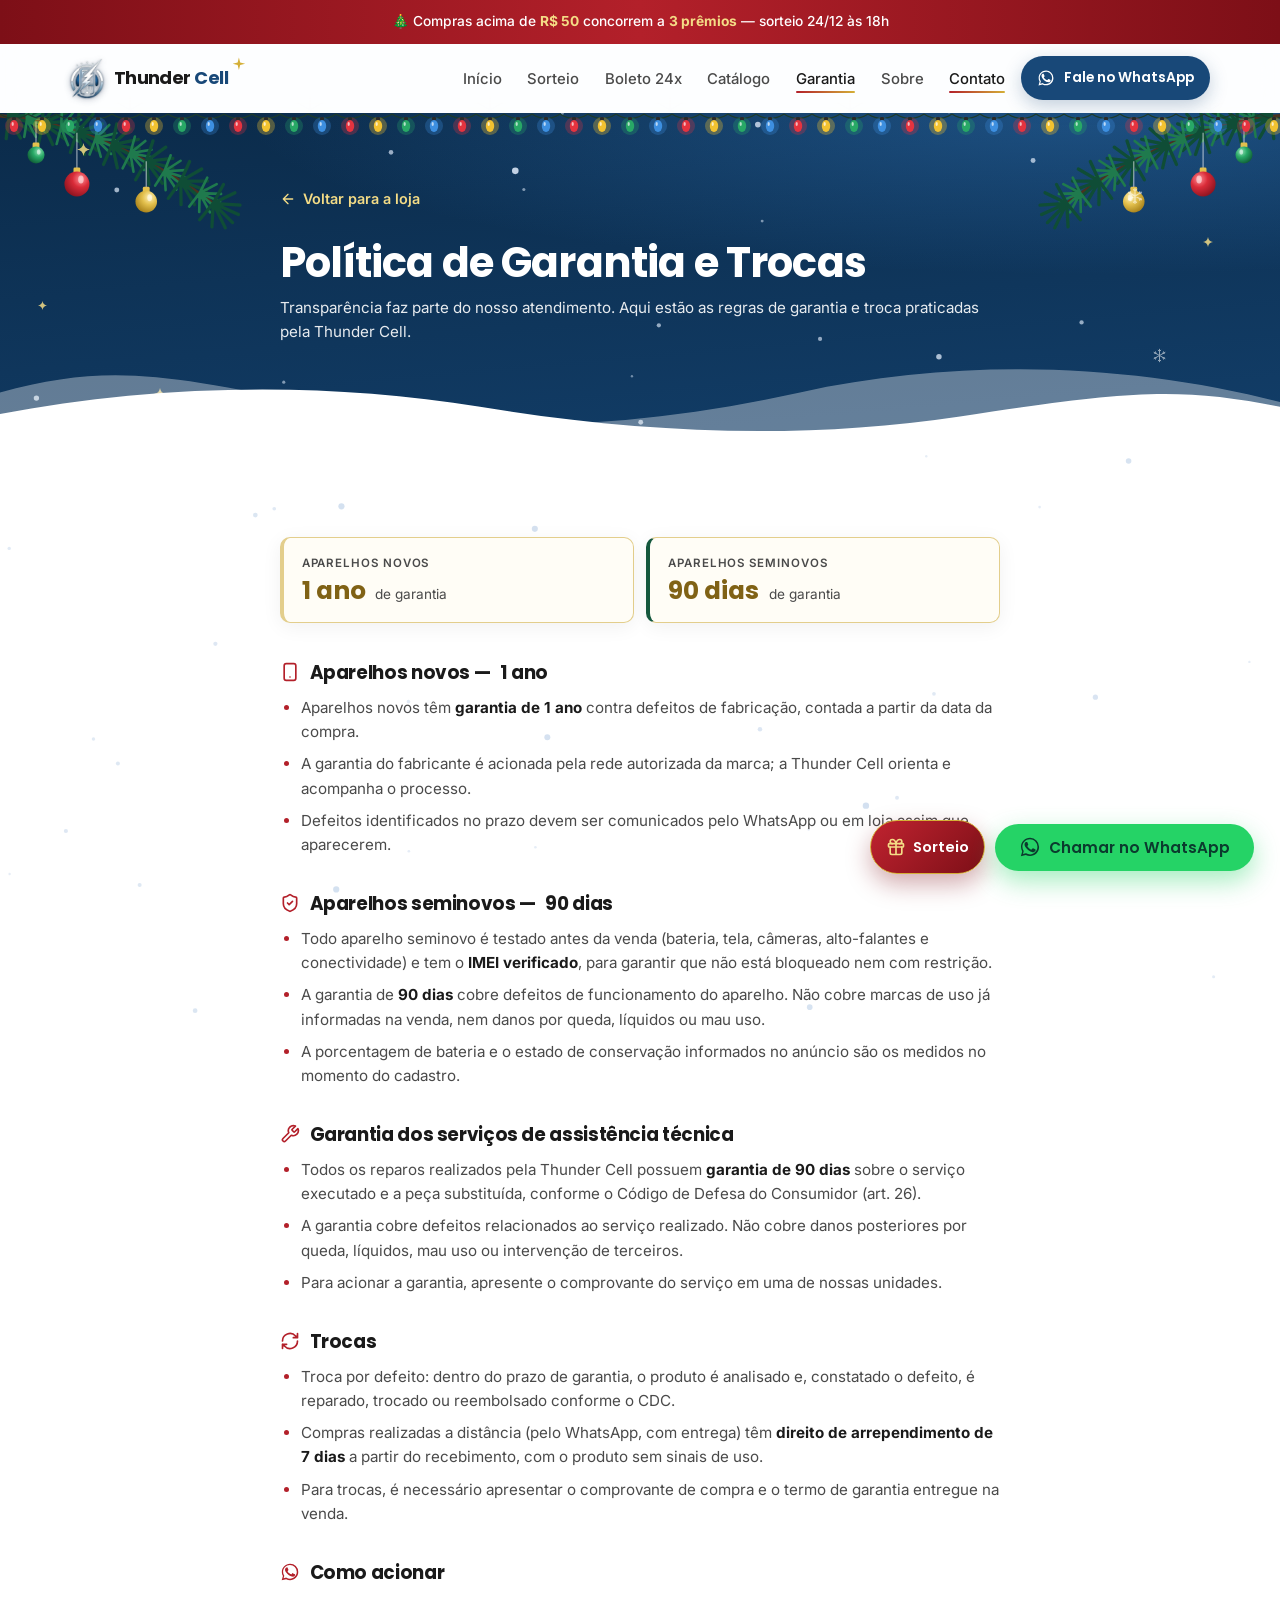
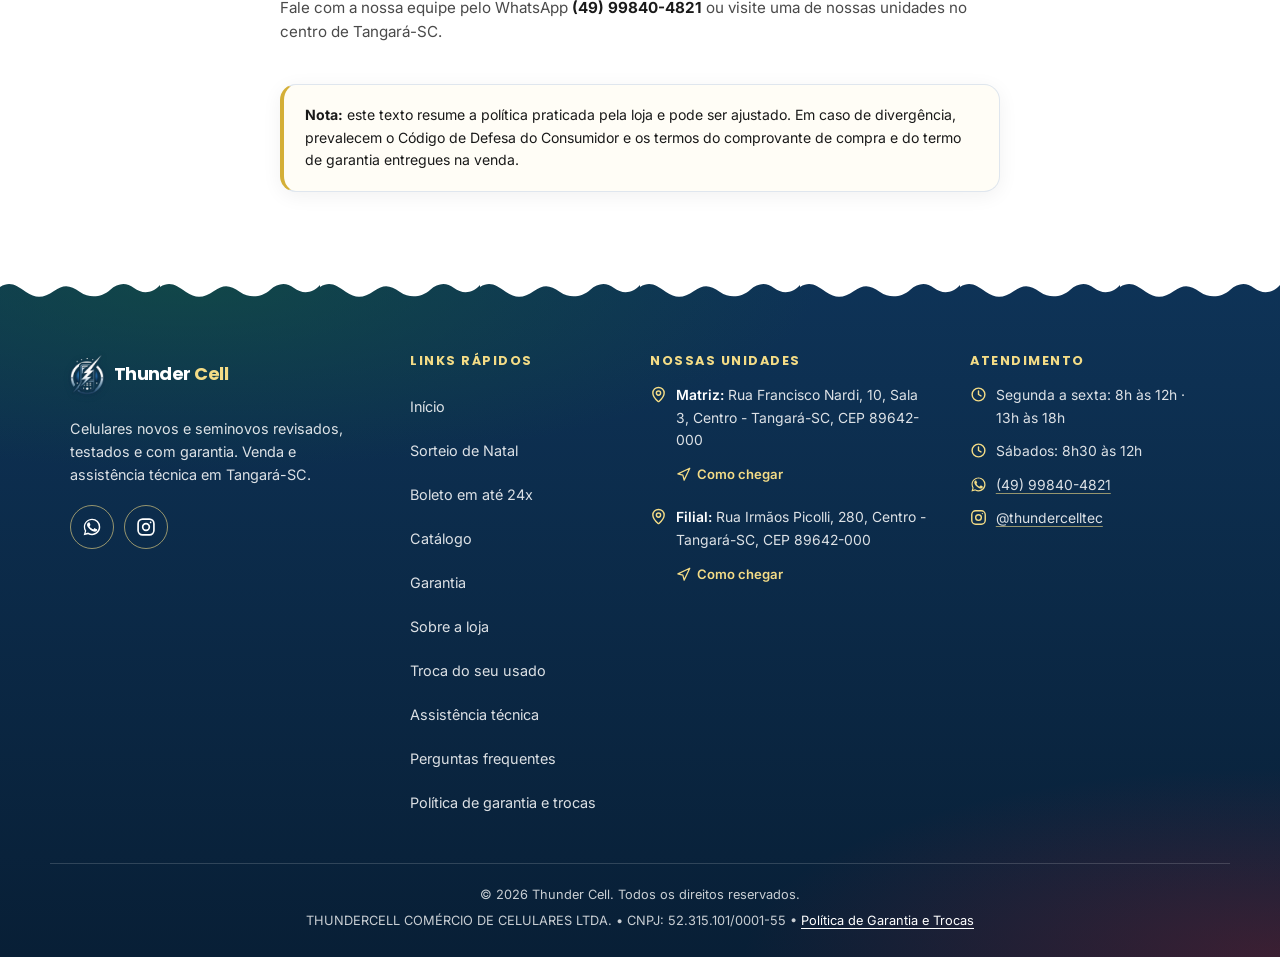
<file: garantia.html>
<!DOCTYPE html>
<html lang="pt-BR">
<head>
    <meta charset="UTF-8" />
    <!-- `viewport-fit=cover` libera o env(safe-area-inset-bottom) usado pela
         barra fixa do WhatsApp no iPhone. -->
    <meta name="viewport" content="width=device-width, initial-scale=1.0, viewport-fit=cover" />

    <!-- Google tag (gtag.js) — Google Analytics -->
    <script async src="https://www.googletagmanager.com/gtag/js?id=G-RCVMPJS6LT"></script>
    <script>
        window.dataLayer = window.dataLayer || [];
        function gtag(){dataLayer.push(arguments);}
        gtag('js', new Date());
        gtag('config', 'G-RCVMPJS6LT');
    </script>

    <title>Política de Garantia e Trocas | Thunder Cell</title>
    <meta name="description" content="Política de garantia e trocas da Thunder Cell: 1 ano de garantia nos aparelhos novos, 90 dias nos seminovos, prazos da assistência técnica e regras de troca." />
    <link rel="canonical" href="https://thundercell.netlify.app/garantia.html" />
    <meta name="robots" content="index, follow" />

    <link rel="icon" type="image/png" href="assets/img/favicon.png" />
    <link rel="apple-touch-icon" href="assets/img/apple-touch-icon.png" />
    <meta name="theme-color" content="#184878" />

    <link rel="preconnect" href="https://fonts.googleapis.com" />
    <link rel="preconnect" href="https://fonts.gstatic.com" crossorigin />
    <link href="https://fonts.googleapis.com/css2?family=Poppins:wght@500;600;700&family=Inter:wght@400;500;600&display=swap" rel="stylesheet" />

    <link rel="stylesheet" href="assets/css/style.css" />
    <!-- Tema de Natal: só vale enquanto o <body> tiver a classe `tema-natal`. -->
    <link rel="stylesheet" href="assets/css/natal.css" />
</head>
<!-- TEMA DE NATAL — interruptor: para voltar ao visual normal, troque por
     <body> (sem a classe). Faça o mesmo no index.html. -->
<body class="tema-natal">

<a class="skip-link" href="#conteudo">Pular para o conteúdo</a>

<!-- Subconjunto de ícones usado nesta página (mesmo padrão do index.html) -->
<svg xmlns="http://www.w3.org/2000/svg" style="display:none" aria-hidden="true">
    <symbol id="i-menu" viewBox="0 0 24 24" fill="none" stroke="currentColor" stroke-width="2" stroke-linecap="round"><path d="M4 6h16M4 12h16M4 18h16"/></symbol>
    <symbol id="i-close" viewBox="0 0 24 24" fill="none" stroke="currentColor" stroke-width="2" stroke-linecap="round"><path d="M18 6 6 18M6 6l12 12"/></symbol>
    <symbol id="i-arrow-left" viewBox="0 0 24 24" fill="none" stroke="currentColor" stroke-width="2" stroke-linecap="round" stroke-linejoin="round"><path d="m12 19-7-7 7-7M19 12H5"/></symbol>
    <symbol id="i-wrench" viewBox="0 0 24 24" fill="none" stroke="currentColor" stroke-width="2" stroke-linecap="round" stroke-linejoin="round"><path d="M14.7 6.3a1 1 0 0 0 0 1.4l1.6 1.6a1 1 0 0 0 1.4 0l3.77-3.77a6 6 0 0 1-7.94 7.94l-6.91 6.91a2.12 2.12 0 0 1-3-3l6.91-6.91a6 6 0 0 1 7.94-7.94l-3.76 3.76Z"/></symbol>
    <symbol id="i-phone" viewBox="0 0 24 24" fill="none" stroke="currentColor" stroke-width="2" stroke-linecap="round" stroke-linejoin="round"><rect x="5" y="2" width="14" height="20" rx="2.5"/><path d="M12 18h.01"/></symbol>
    <symbol id="i-shield" viewBox="0 0 24 24" fill="none" stroke="currentColor" stroke-width="2" stroke-linecap="round" stroke-linejoin="round"><path d="M20 13c0 5-3.5 7.5-7.66 8.95a1 1 0 0 1-.67 0C7.5 20.5 4 18 4 13V6a1 1 0 0 1 1-1c2 0 4.5-1.2 6.24-2.72a1.17 1.17 0 0 1 1.52 0C14.51 3.81 17 5 19 5a1 1 0 0 1 1 1Z"/><path d="m9 12 2 2 4-4"/></symbol>
    <symbol id="i-refresh" viewBox="0 0 24 24" fill="none" stroke="currentColor" stroke-width="2" stroke-linecap="round" stroke-linejoin="round"><path d="M3 12a9 9 0 0 1 15.7-6L21 8M21 3v5h-5M21 12a9 9 0 0 1-15.7 6L3 16M3 21v-5h5"/></symbol>
    <symbol id="i-clock" viewBox="0 0 24 24" fill="none" stroke="currentColor" stroke-width="2" stroke-linecap="round" stroke-linejoin="round"><circle cx="12" cy="12" r="9"/><path d="M12 7v5l3.5 2"/></symbol>
    <symbol id="i-pin" viewBox="0 0 24 24" fill="none" stroke="currentColor" stroke-width="2" stroke-linecap="round" stroke-linejoin="round"><path d="M20 10c0 5-5.5 10.2-7.4 11.8a1 1 0 0 1-1.2 0C9.5 20.2 4 15 4 10a8 8 0 0 1 16 0Z"/><circle cx="12" cy="10" r="3"/></symbol>
    <symbol id="i-route" viewBox="0 0 24 24" fill="none" stroke="currentColor" stroke-width="2" stroke-linecap="round" stroke-linejoin="round"><path d="M3 11 22 2l-9 19-2-8-8-2Z"/></symbol>
    <symbol id="i-presente" viewBox="0 0 24 24" fill="none" stroke="currentColor" stroke-width="2" stroke-linecap="round" stroke-linejoin="round"><rect x="3" y="8" width="18" height="4" rx="1"/><path d="M12 8v13M19 12v7a2 2 0 0 1-2 2H7a2 2 0 0 1-2-2v-7M7.5 8a2.5 2.5 0 0 1 0-5C11 3 12 8 12 8s1-5 4.5-5a2.5 2.5 0 0 1 0 5"/></symbol>
    <symbol id="i-whatsapp" viewBox="0 0 24 24" fill="currentColor"><path d="M17.47 14.38c-.3-.15-1.75-.86-2.02-.96-.27-.1-.47-.15-.67.15-.2.3-.77.96-.94 1.16-.17.2-.35.22-.64.08-.3-.15-1.25-.46-2.38-1.47-.88-.78-1.47-1.75-1.64-2.05-.17-.3-.02-.46.13-.6.13-.13.3-.35.45-.52.15-.17.2-.3.3-.5.1-.2.05-.37-.02-.52-.08-.15-.67-1.6-.92-2.2-.24-.58-.49-.5-.67-.5h-.57c-.2 0-.52.07-.79.37-.27.3-1.04 1.02-1.04 2.47s1.07 2.87 1.22 3.07c.15.2 2.1 3.2 5.08 4.49.71.3 1.26.49 1.7.63.71.22 1.36.19 1.87.12.57-.09 1.75-.72 2-1.41.25-.7.25-1.28.17-1.41-.07-.13-.27-.2-.57-.35Z"/><path d="M12.04 2C6.6 2 2.18 6.42 2.18 11.86c0 1.74.46 3.44 1.32 4.94L2 22l5.34-1.4a9.83 9.83 0 0 0 4.7 1.2h.01c5.44 0 9.86-4.42 9.86-9.86A9.8 9.8 0 0 0 19 4.86 9.8 9.8 0 0 0 12.04 2Zm0 18.05c-1.5 0-2.97-.4-4.25-1.16l-.3-.18-3.17.83.85-3.09-.2-.32a8.18 8.18 0 0 1-1.25-4.37c0-4.52 3.68-8.2 8.2-8.2 2.19 0 4.25.86 5.8 2.41a8.15 8.15 0 0 1 2.4 5.8c0 4.52-3.68 8.28-8.08 8.28Z"/></symbol>
    <symbol id="i-instagram" viewBox="0 0 24 24" fill="none" stroke="currentColor" stroke-width="2" stroke-linecap="round" stroke-linejoin="round"><rect x="2.5" y="2.5" width="19" height="19" rx="5.5"/><circle cx="12" cy="12" r="4"/><path d="M17.5 6.5h.01"/></symbol>
</svg>

<!-- =====================================================================
     CABEÇALHO — o mesmo do index.html (os links voltam para a home)
     ===================================================================== -->
<!-- Faixa do sorteio de Natal (só com o tema ligado): leva até a seção do
     sorteio na home. Depois da data, o natal.js troca o texto sozinho. -->
<a class="natal-faixa" data-natal href="index.html#sorteio">
    <span class="natal-faixa__txt" data-natal-faixa>🎄 Compras acima de <strong>R$ 50</strong> concorrem a <strong>3 prêmios</strong> — sorteio 24/12 às 18h</span>
</a>

<header class="header" id="header">
    <div class="container header__inner">
        <a class="brand" href="index.html" aria-label="Thunder Cell — início">
            <img class="brand__logo" src="assets/img/logo.png" alt="" width="331" height="400" />
            <span class="brand__name">Thunder <em>Cell</em></span>
        </a>

        <nav class="nav" aria-label="Navegação principal">
            <ul class="nav__list">
                <li><a class="nav__link" href="index.html">Início</a></li>
                <li data-natal><a class="nav__link" href="index.html#sorteio">Sorteio</a></li>
                <li><a class="nav__link" href="index.html#boleto">Boleto 24x</a></li>
                <li><a class="nav__link" href="index.html#catalogo">Catálogo</a></li>
                <li><a class="nav__link is-active" href="garantia.html" aria-current="page">Garantia</a></li>
                <li><a class="nav__link" href="index.html#sobre">Sobre</a></li>
                <li><a class="nav__link" href="#contato">Contato</a></li>
            </ul>
        </nav>

        <a class="btn btn--primary btn--sm header__cta" data-wa href="https://wa.me/5549998404821">
            <svg class="icon" aria-hidden="true"><use href="#i-whatsapp"></use></svg>
            Fale no WhatsApp
        </a>

        <button class="nav-toggle" id="navToggle" type="button" aria-expanded="false" aria-controls="navMobile" aria-label="Abrir menu">
            <svg class="icon icon--menu" aria-hidden="true"><use href="#i-menu"></use></svg>
            <svg class="icon icon--close" aria-hidden="true"><use href="#i-close"></use></svg>
        </button>
    </div>

    <div class="nav-mobile" id="navMobile">
        <a href="index.html">Início</a>
        <a data-natal href="index.html#sorteio">Sorteio de Natal</a>
        <a href="index.html#boleto">Boleto 24x</a>
        <a href="index.html#catalogo">Catálogo</a>
        <a href="index.html#garantia">Garantia</a>
        <a href="index.html#sobre">Sobre</a>
        <a href="#contato">Contato</a>
        <a class="btn btn--primary btn--block" data-wa href="https://wa.me/5549998404821">
            <svg class="icon" aria-hidden="true"><use href="#i-whatsapp"></use></svg>
            Fale no WhatsApp
        </a>
    </div>

    <!-- Cordão de luzes pisca-pisca (tema de Natal): uma camada por cor -->
    <div class="natal-luzes" data-natal aria-hidden="true"><i></i><i></i><i></i><i></i></div>
</header>

<main id="conteudo">
    <!-- Título da página numa faixa própria -->
    <section class="page-hero">
        <div class="container policy">
            <a class="policy__back" href="index.html">
                <svg class="icon" aria-hidden="true"><use href="#i-arrow-left"></use></svg>
                Voltar para a loja
            </a>

            <h1>Política de Garantia e Trocas</h1>
            <p class="policy__intro">
                Transparência faz parte do nosso atendimento. Aqui estão as regras de
                garantia e troca praticadas pela Thunder Cell.
            </p>
        </div>
    </section>

    <section class="section section--tint">
        <div class="container policy">
            <div class="policy__resumo" data-natal-anim>
                <div>
                    <span class="policy__resumo-tag">Aparelhos novos</span>
                    <strong data-garantia="Novo">1 ano</strong>
                    <span class="policy__resumo-nota">de garantia</span>
                </div>
                <div>
                    <span class="policy__resumo-tag">Aparelhos seminovos</span>
                    <strong data-garantia="Seminovo">90 dias</strong>
                    <span class="policy__resumo-nota">de garantia</span>
                </div>
            </div>

            <div data-natal-anim>
                <h2><svg class="icon" aria-hidden="true"><use href="#i-phone"></use></svg> Aparelhos novos — <span data-garantia="Novo">1 ano</span></h2>
                <ul>
                    <li>Aparelhos novos têm <strong>garantia de <span data-garantia="Novo">1 ano</span></strong> contra defeitos de fabricação, contada a partir da data da compra.</li>
                    <li>A garantia do fabricante é acionada pela rede autorizada da marca; a Thunder Cell orienta e acompanha o processo.</li>
                    <li>Defeitos identificados no prazo devem ser comunicados pelo WhatsApp ou em loja assim que aparecerem.</li>
                </ul>
            </div>

            <div data-natal-anim>
                <h2><svg class="icon" aria-hidden="true"><use href="#i-shield"></use></svg> Aparelhos seminovos — <span data-garantia="Seminovo">90 dias</span></h2>
                <ul>
                    <li>Todo aparelho seminovo é testado antes da venda (bateria, tela, câmeras, alto-falantes e conectividade) e tem o <strong>IMEI verificado</strong>, para garantir que não está bloqueado nem com restrição.</li>
                    <li>A garantia de <strong><span data-garantia="Seminovo">90 dias</span></strong> cobre defeitos de funcionamento do aparelho. Não cobre marcas de uso já informadas na venda, nem danos por queda, líquidos ou mau uso.</li>
                    <li>A porcentagem de bateria e o estado de conservação informados no anúncio são os medidos no momento do cadastro.</li>
                </ul>
            </div>

            <div data-natal-anim>
                <h2><svg class="icon" aria-hidden="true"><use href="#i-wrench"></use></svg> Garantia dos serviços de assistência técnica</h2>
                <ul>
                    <li>Todos os reparos realizados pela Thunder Cell possuem <strong>garantia de 90 dias</strong> sobre o serviço executado e a peça substituída, conforme o Código de Defesa do Consumidor (art. 26).</li>
                    <li>A garantia cobre defeitos relacionados ao serviço realizado. Não cobre danos posteriores por queda, líquidos, mau uso ou intervenção de terceiros.</li>
                    <li>Para acionar a garantia, apresente o comprovante do serviço em uma de nossas unidades.</li>
                </ul>
            </div>

            <div data-natal-anim>
                <h2><svg class="icon" aria-hidden="true"><use href="#i-refresh"></use></svg> Trocas</h2>
                <ul>
                    <li>Troca por defeito: dentro do prazo de garantia, o produto é analisado e, constatado o defeito, é reparado, trocado ou reembolsado conforme o CDC.</li>
                    <li>Compras realizadas a distância (pelo WhatsApp, com entrega) têm <strong>direito de arrependimento de 7 dias</strong> a partir do recebimento, com o produto sem sinais de uso.</li>
                    <li>Para trocas, é necessário apresentar o comprovante de compra e o termo de garantia entregue na venda.</li>
                </ul>
            </div>

            <div data-natal-anim>
                <h2><svg class="icon" aria-hidden="true"><use href="#i-whatsapp"></use></svg> Como acionar</h2>
                <p>
                    Fale com a nossa equipe pelo WhatsApp
                    <a data-wa data-wa-message="Olá! Preciso de ajuda com garantia ou troca." href="https://wa.me/5549998404821"><strong data-whatsapp-exibicao>(49) 99840-4821</strong></a>
                    ou visite uma de nossas unidades no centro de Tangará-SC.
                </p>

                <div class="policy__note">
                    <strong>Nota:</strong> este texto resume a política praticada pela loja e pode ser
                    ajustado. Em caso de divergência, prevalecem o Código de Defesa do Consumidor e os
                    termos do comprovante de compra e do termo de garantia entregues na venda.
                </div>
            </div>
        </div>
    </section>
</main>

<!-- =====================================================================
     RODAPÉ — o mesmo do index.html (sem os mapas, que ficam só na home)
     ===================================================================== -->
<footer class="footer" id="contato">
    <div class="container footer__grid">
        <div>
            <a class="brand" href="index.html">
                <img class="brand__logo" src="assets/img/logo.png" alt="" width="331" height="400" loading="lazy" />
                <span class="brand__name">Thunder <em>Cell</em></span>
            </a>
            <p class="footer__tagline">
                Celulares novos e seminovos revisados, testados e com garantia.
                Venda e assistência técnica em Tangará-SC.
            </p>
            <div class="social">
                <a data-wa href="https://wa.me/5549998404821" aria-label="WhatsApp">
                    <svg class="icon" aria-hidden="true"><use href="#i-whatsapp"></use></svg>
                </a>
                <a href="https://www.instagram.com/thundercelltec" target="_blank" rel="noopener noreferrer" aria-label="Instagram">
                    <svg class="icon" aria-hidden="true"><use href="#i-instagram"></use></svg>
                </a>
            </div>
        </div>

        <nav aria-label="Links rápidos">
            <h3 class="footer__title">Links rápidos</h3>
            <ul class="footer__links">
                <li><a href="index.html">Início</a></li>
                <li data-natal><a href="index.html#sorteio">Sorteio de Natal</a></li>
                <li><a href="index.html#boleto">Boleto em até 24x</a></li>
                <li><a href="index.html#catalogo">Catálogo</a></li>
                <li><a href="index.html#garantia">Garantia</a></li>
                <li><a href="index.html#sobre">Sobre a loja</a></li>
                <li><a href="index.html#troca">Troca do seu usado</a></li>
                <li><a href="index.html#assistencia">Assistência técnica</a></li>
                <li><a href="index.html#faq">Perguntas frequentes</a></li>
                <li><a href="garantia.html">Política de garantia e trocas</a></li>
            </ul>
        </nav>

        <div>
            <h3 class="footer__title">Nossas unidades</h3>
            <p class="footer__line">
                <svg class="icon" aria-hidden="true"><use href="#i-pin"></use></svg>
                <span><strong>Matriz:</strong> Rua Francisco Nardi, 10, Sala 3, Centro - Tangará-SC, CEP 89642-000</span>
            </p>
            <a class="footer__map" href="https://www.google.com/maps/search/?api=1&amp;query=Rua+Francisco+Nardi+10+Centro+Tangar%C3%A1+SC+89642-000" target="_blank" rel="noopener noreferrer">
                <svg class="icon" aria-hidden="true"><use href="#i-route"></use></svg> Como chegar
            </a>
            <p class="footer__line">
                <svg class="icon" aria-hidden="true"><use href="#i-pin"></use></svg>
                <span><strong>Filial:</strong> Rua Irmãos Picolli, 280, Centro - Tangará-SC, CEP 89642-000</span>
            </p>
            <a class="footer__map" href="https://www.google.com/maps/search/?api=1&amp;query=Rua+Irm%C3%A3os+Picolli+280+Centro+Tangar%C3%A1+SC+89642-000" target="_blank" rel="noopener noreferrer">
                <svg class="icon" aria-hidden="true"><use href="#i-route"></use></svg> Como chegar
            </a>
        </div>

        <div>
            <h3 class="footer__title">Atendimento</h3>
            <p class="footer__line">
                <svg class="icon" aria-hidden="true"><use href="#i-clock"></use></svg>
                <span>Segunda a sexta: 8h às 12h · 13h às 18h</span>
            </p>
            <p class="footer__line">
                <svg class="icon" aria-hidden="true"><use href="#i-clock"></use></svg>
                <span>Sábados: 8h30 às 12h</span>
            </p>
            <p class="footer__line">
                <svg class="icon" aria-hidden="true"><use href="#i-whatsapp"></use></svg>
                <span><a data-wa href="https://wa.me/5549998404821">(49) 99840-4821</a></span>
            </p>
            <p class="footer__line">
                <svg class="icon" aria-hidden="true"><use href="#i-instagram"></use></svg>
                <span><a href="https://www.instagram.com/thundercelltec" target="_blank" rel="noopener noreferrer">@thundercelltec</a></span>
            </p>
        </div>
    </div>

    <div class="container footer__bottom">
        <p>&copy; 2026 Thunder Cell. Todos os direitos reservados.</p>
        <p>
            THUNDERCELL COMÉRCIO DE CELULARES LTDA. &bull; CNPJ: 52.315.101/0001-55 &bull;
            <a href="garantia.html">Política de Garantia e Trocas</a>
        </p>
    </div>
</footer>

<!-- Barra fixa do WhatsApp, presente em todas as páginas. O atalho do
     sorteio só existe com o tema de Natal. -->
<div class="barra-wa">
    <a class="barra-wa__sorteio" data-natal href="index.html#sorteio" aria-label="Ver o sorteio de Natal">
        <svg class="icon" aria-hidden="true"><use href="#i-presente"></use></svg>
        Sorteio
    </a>
    <a class="btn btn--whatsapp barra-wa__btn" data-wa href="https://wa.me/5549998404821">
        <svg class="icon" aria-hidden="true"><use href="#i-whatsapp"></use></svg>
        Chamar no WhatsApp
    </a>
</div>

<script type="module" src="assets/js/pagina-simples.js"></script>
<!-- Tema de Natal: sai sozinho se o <body> não tiver a classe `tema-natal` -->
<script type="module" src="assets/js/natal.js"></script>

</body>
</html>
</file>
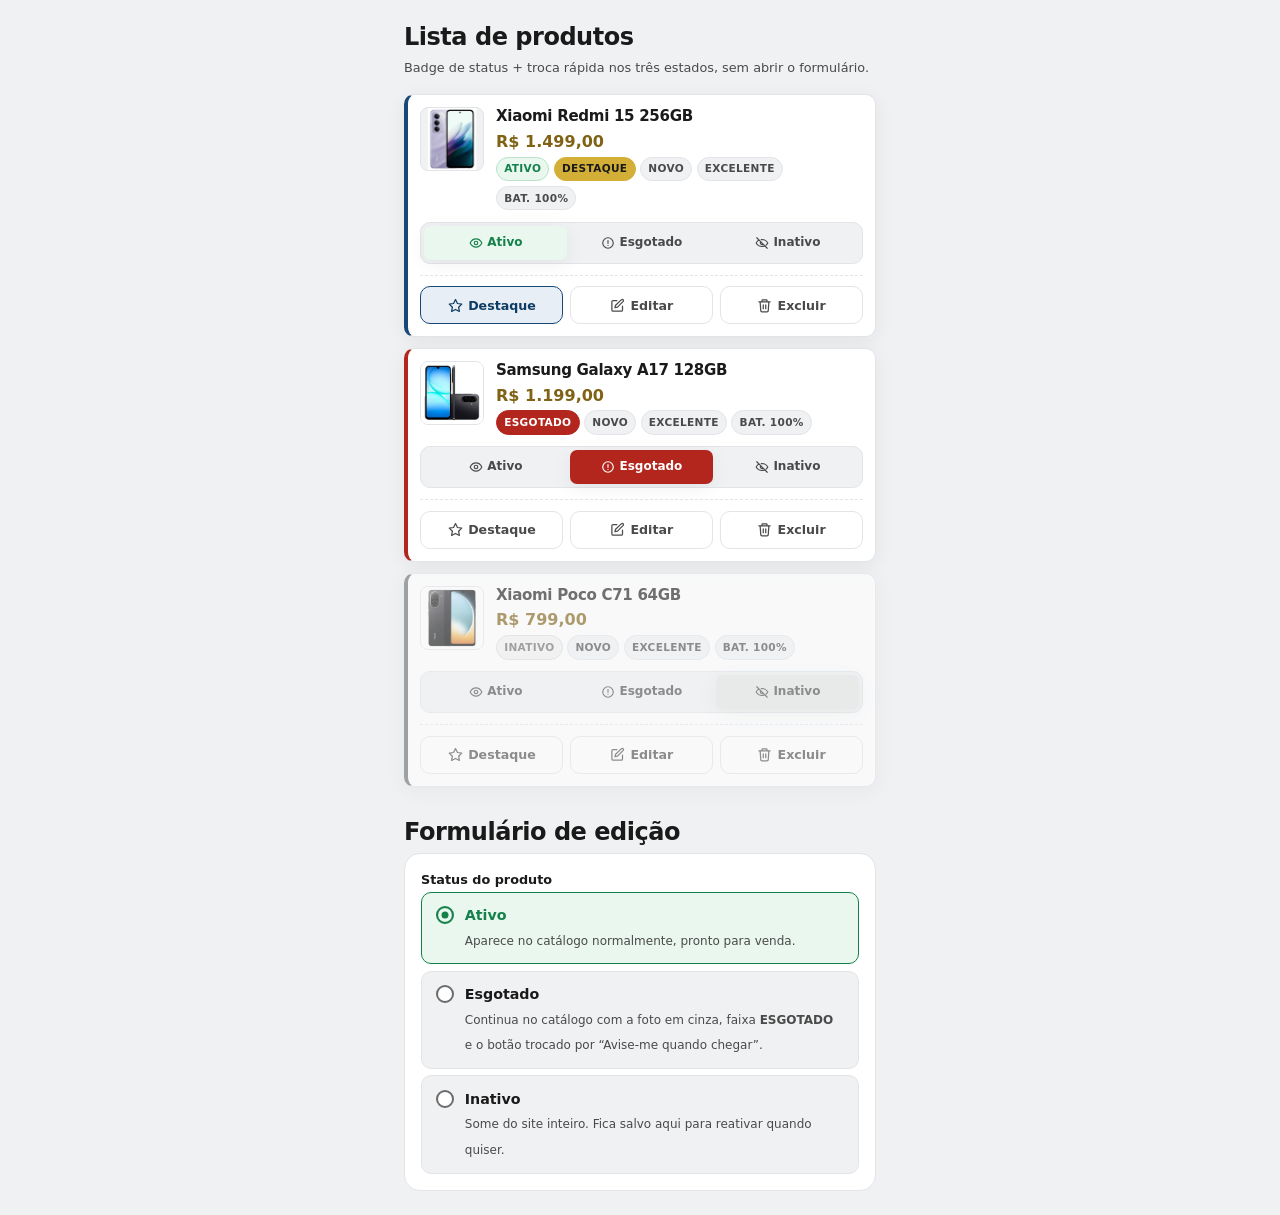
<file: preview-admin.html>
<!doctype html><html lang=pt-BR><head><meta charset=utf-8>
<meta name=viewport content="width=device-width,initial-scale=1">
<link rel=stylesheet href=assets/css/style.css>
<link rel=stylesheet href=assets/css/admin.css></head>
<body class=admin style="padding:1.5rem"><svg xmlns="http://www.w3.org/2000/svg" style="display:none" aria-hidden="true">
    <symbol id="i-search" viewBox="0 0 24 24" fill="none" stroke="currentColor" stroke-width="2" stroke-linecap="round" stroke-linejoin="round"><circle cx="11" cy="11" r="8"/><path d="m21 21-4.3-4.3"/></symbol>
    <symbol id="i-plus" viewBox="0 0 24 24" fill="none" stroke="currentColor" stroke-width="2.2" stroke-linecap="round"><path d="M12 5v14M5 12h14"/></symbol>
    <symbol id="i-close" viewBox="0 0 24 24" fill="none" stroke="currentColor" stroke-width="2" stroke-linecap="round"><path d="M18 6 6 18M6 6l12 12"/></symbol>
    <symbol id="i-edit" viewBox="0 0 24 24" fill="none" stroke="currentColor" stroke-width="2" stroke-linecap="round" stroke-linejoin="round"><path d="M11 4H5a2 2 0 0 0-2 2v13a2 2 0 0 0 2 2h13a2 2 0 0 0 2-2v-6"/><path d="M18.4 2.6a2 2 0 0 1 2.8 2.8L12 14.6l-4 1 1-4Z"/></symbol>
    <symbol id="i-trash" viewBox="0 0 24 24" fill="none" stroke="currentColor" stroke-width="2" stroke-linecap="round" stroke-linejoin="round"><path d="M3 6h18M8 6V4a1 1 0 0 1 1-1h6a1 1 0 0 1 1 1v2M19 6l-1 14a2 2 0 0 1-2 2H8a2 2 0 0 1-2-2L5 6M10 11v6M14 11v6"/></symbol>
    <symbol id="i-eye" viewBox="0 0 24 24" fill="none" stroke="currentColor" stroke-width="2" stroke-linecap="round" stroke-linejoin="round"><path d="M2 12s3.5-7 10-7 10 7 10 7-3.5 7-10 7-10-7-10-7Z"/><circle cx="12" cy="12" r="3"/></symbol>
    <symbol id="i-eye-off" viewBox="0 0 24 24" fill="none" stroke="currentColor" stroke-width="2" stroke-linecap="round" stroke-linejoin="round"><path d="M10.7 6.2A9.9 9.9 0 0 1 12 6c6.5 0 10 6 10 6a17 17 0 0 1-3 3.7M6.6 6.6A17 17 0 0 0 2 12s3.5 6 10 6a9.6 9.6 0 0 0 4.3-1M3 3l18 18M9.9 9.9a3 3 0 0 0 4.2 4.2"/></symbol>
    <symbol id="i-star" viewBox="0 0 24 24" fill="none" stroke="currentColor" stroke-width="2" stroke-linecap="round" stroke-linejoin="round"><path d="M12 2.5 15.1 8.8l6.9 1-5 4.9 1.2 6.8-6.2-3.2-6.2 3.2L7 14.7l-5-4.9 6.9-1L12 2.5Z"/></symbol>
    <symbol id="i-image" viewBox="0 0 24 24" fill="none" stroke="currentColor" stroke-width="1.8" stroke-linecap="round" stroke-linejoin="round"><rect x="3" y="3" width="18" height="18" rx="2"/><circle cx="9" cy="9" r="1.6"/><path d="m21 15-3.1-3.1a2 2 0 0 0-2.8 0L6 21"/></symbol>
    <symbol id="i-upload" viewBox="0 0 24 24" fill="none" stroke="currentColor" stroke-width="2" stroke-linecap="round" stroke-linejoin="round"><path d="M21 15v4a2 2 0 0 1-2 2H5a2 2 0 0 1-2-2v-4M17 8l-5-5-5 5M12 3v12"/></symbol>
    <symbol id="i-left" viewBox="0 0 24 24" fill="none" stroke="currentColor" stroke-width="2.2" stroke-linecap="round" stroke-linejoin="round"><path d="m15 18-6-6 6-6"/></symbol>
    <symbol id="i-right" viewBox="0 0 24 24" fill="none" stroke="currentColor" stroke-width="2.2" stroke-linecap="round" stroke-linejoin="round"><path d="m9 18 6-6-6-6"/></symbol>
    <symbol id="i-logout" viewBox="0 0 24 24" fill="none" stroke="currentColor" stroke-width="2" stroke-linecap="round" stroke-linejoin="round"><path d="M9 21H5a2 2 0 0 1-2-2V5a2 2 0 0 1 2-2h4M16 17l5-5-5-5M21 12H9"/></symbol>
    <symbol id="i-alert" viewBox="0 0 24 24" fill="none" stroke="currentColor" stroke-width="2" stroke-linecap="round" stroke-linejoin="round"><circle cx="12" cy="12" r="9"/><path d="M12 8v4.5M12 16h.01"/></symbol>
    <symbol id="i-box" viewBox="0 0 24 24" fill="none" stroke="currentColor" stroke-width="2" stroke-linecap="round" stroke-linejoin="round"><path d="M21 8a2 2 0 0 0-1-1.73l-7-4a2 2 0 0 0-2 0l-7 4A2 2 0 0 0 3 8v8a2 2 0 0 0 1 1.73l7 4a2 2 0 0 0 2 0l7-4A2 2 0 0 0 21 16Z"/><path d="m3.3 7 8.7 5 8.7-5M12 22V12"/></symbol>
    <symbol id="i-external" viewBox="0 0 24 24" fill="none" stroke="currentColor" stroke-width="2" stroke-linecap="round" stroke-linejoin="round"><path d="M18 13v6a2 2 0 0 1-2 2H5a2 2 0 0 1-2-2V8a2 2 0 0 1 2-2h6M15 3h6v6M10 14 21 3"/></symbol>
    <symbol id="i-banner" viewBox="0 0 24 24" fill="none" stroke="currentColor" stroke-width="2" stroke-linecap="round" stroke-linejoin="round"><rect x="2" y="5" width="20" height="14" rx="2"/><path d="M8 5v14M16 5v14"/></symbol>
    <symbol id="i-check" viewBox="0 0 24 24" fill="none" stroke="currentColor" stroke-width="2" stroke-linecap="round" stroke-linejoin="round"><circle cx="12" cy="12" r="9"/><path d="m8.5 12.5 2.5 2.5 4.5-5"/></symbol>
    <symbol id="i-instagram" viewBox="0 0 24 24" fill="none" stroke="currentColor" stroke-width="2" stroke-linecap="round" stroke-linejoin="round"><rect x="2.5" y="2.5" width="19" height="19" rx="5.5"/><circle cx="12" cy="12" r="4"/><path d="M17.5 6.5h.01"/></symbol>
</svg>
<div class="ap-container" style="max-width:520px">
  <h2 style="font-family:var(--font-title);margin-bottom:.4rem">Lista de produtos</h2>
  <p style="font-size:.8rem;color:var(--muted);margin-bottom:1rem">Badge de status + troca rápida nos três estados, sem abrir o formulário.</p>
  <div style="display:grid;gap:.7rem"><article class="ap-item ap-item--ativo">
    <div class="ap-item__topo">
      <img class="ap-item__foto" src="assets/img/xiaomi-redmi-15-1.png" alt="" />
      <div class="ap-item__info">
        <h3 class="ap-item__nome">Xiaomi Redmi 15 256GB</h3>
        <p class="ap-item__preco">R$ 1.499,00</p>
        <div class="ap-item__tags">
          <span class="ap-tag ap-tag--ativo">Ativo</span>
          <span class="ap-tag ap-tag--destaque">Destaque</span>
          <span class="ap-tag">Novo</span>
          <span class="ap-tag">Excelente</span>
          <span class="ap-tag">Bat. 100%</span>
        </div>
      </div>
    </div>
    <div class="ap-seg" role="group"><button class="ap-seg__btn ap-seg__btn--ativo is-on" type="button"
              aria-pressed="true" title="Ativo">
              <svg class="icon" aria-hidden="true"><use href="#i-eye"></use></svg><span class="ap-seg__rotulo">Ativo</span>
            </button><button class="ap-seg__btn ap-seg__btn--esgotado" type="button"
              aria-pressed="false" title="Esgotado">
              <svg class="icon" aria-hidden="true"><use href="#i-alert"></use></svg><span class="ap-seg__rotulo">Esgotado</span>
            </button><button class="ap-seg__btn ap-seg__btn--inativo" type="button"
              aria-pressed="false" title="Inativo">
              <svg class="icon" aria-hidden="true"><use href="#i-eye-off"></use></svg><span class="ap-seg__rotulo">Inativo</span>
            </button></div>
    <div class="ap-item__acoes">
      <button class="ap-btn-lista is-on" type="button"><svg class="icon" aria-hidden="true"><use href="#i-star"></use></svg> Destaque</button>
      <button class="ap-btn-lista" type="button"><svg class="icon" aria-hidden="true"><use href="#i-edit"></use></svg> Editar</button>
      <button class="ap-btn-lista ap-btn-lista--perigo" type="button"><svg class="icon" aria-hidden="true"><use href="#i-trash"></use></svg> Excluir</button>
    </div>
  </article><article class="ap-item ap-item--esgotado">
    <div class="ap-item__topo">
      <img class="ap-item__foto" src="assets/img/samsung-a17-1.jpg" alt="" />
      <div class="ap-item__info">
        <h3 class="ap-item__nome">Samsung Galaxy A17 128GB</h3>
        <p class="ap-item__preco">R$ 1.199,00</p>
        <div class="ap-item__tags">
          <span class="ap-tag ap-tag--esgotado">Esgotado</span>
          
          <span class="ap-tag">Novo</span>
          <span class="ap-tag">Excelente</span>
          <span class="ap-tag">Bat. 100%</span>
        </div>
      </div>
    </div>
    <div class="ap-seg" role="group"><button class="ap-seg__btn ap-seg__btn--ativo" type="button"
              aria-pressed="false" title="Ativo">
              <svg class="icon" aria-hidden="true"><use href="#i-eye"></use></svg><span class="ap-seg__rotulo">Ativo</span>
            </button><button class="ap-seg__btn ap-seg__btn--esgotado is-on" type="button"
              aria-pressed="true" title="Esgotado">
              <svg class="icon" aria-hidden="true"><use href="#i-alert"></use></svg><span class="ap-seg__rotulo">Esgotado</span>
            </button><button class="ap-seg__btn ap-seg__btn--inativo" type="button"
              aria-pressed="false" title="Inativo">
              <svg class="icon" aria-hidden="true"><use href="#i-eye-off"></use></svg><span class="ap-seg__rotulo">Inativo</span>
            </button></div>
    <div class="ap-item__acoes">
      <button class="ap-btn-lista " type="button"><svg class="icon" aria-hidden="true"><use href="#i-star"></use></svg> Destaque</button>
      <button class="ap-btn-lista" type="button"><svg class="icon" aria-hidden="true"><use href="#i-edit"></use></svg> Editar</button>
      <button class="ap-btn-lista ap-btn-lista--perigo" type="button"><svg class="icon" aria-hidden="true"><use href="#i-trash"></use></svg> Excluir</button>
    </div>
  </article><article class="ap-item ap-item--inativo">
    <div class="ap-item__topo">
      <img class="ap-item__foto" src="assets/img/xiaomi-poco-c71-1.jpg" alt="" />
      <div class="ap-item__info">
        <h3 class="ap-item__nome">Xiaomi Poco C71 64GB</h3>
        <p class="ap-item__preco">R$ 799,00</p>
        <div class="ap-item__tags">
          <span class="ap-tag ap-tag--inativo">Inativo</span>
          
          <span class="ap-tag">Novo</span>
          <span class="ap-tag">Excelente</span>
          <span class="ap-tag">Bat. 100%</span>
        </div>
      </div>
    </div>
    <div class="ap-seg" role="group"><button class="ap-seg__btn ap-seg__btn--ativo" type="button"
              aria-pressed="false" title="Ativo">
              <svg class="icon" aria-hidden="true"><use href="#i-eye"></use></svg><span class="ap-seg__rotulo">Ativo</span>
            </button><button class="ap-seg__btn ap-seg__btn--esgotado" type="button"
              aria-pressed="false" title="Esgotado">
              <svg class="icon" aria-hidden="true"><use href="#i-alert"></use></svg><span class="ap-seg__rotulo">Esgotado</span>
            </button><button class="ap-seg__btn ap-seg__btn--inativo is-on" type="button"
              aria-pressed="true" title="Inativo">
              <svg class="icon" aria-hidden="true"><use href="#i-eye-off"></use></svg><span class="ap-seg__rotulo">Inativo</span>
            </button></div>
    <div class="ap-item__acoes">
      <button class="ap-btn-lista " type="button"><svg class="icon" aria-hidden="true"><use href="#i-star"></use></svg> Destaque</button>
      <button class="ap-btn-lista" type="button"><svg class="icon" aria-hidden="true"><use href="#i-edit"></use></svg> Editar</button>
      <button class="ap-btn-lista ap-btn-lista--perigo" type="button"><svg class="icon" aria-hidden="true"><use href="#i-trash"></use></svg> Excluir</button>
    </div>
  </article></div>

  <h2 style="font-family:var(--font-title);margin:2rem 0 .4rem">Formulário de edição</h2>
  <div style="background:var(--surface);border:1px solid var(--border);border-radius:var(--radius);padding:1rem"><fieldset class="status-campo" id="campoStatusEstoque">
                    <legend class="status-campo__titulo">Status do produto</legend>

                    <label class="status-op status-op--ativo">
                        <input type="radio" name="statusEstoque" value="ativo" checked />
                        <span class="status-op__marca" aria-hidden="true"></span>
                        <span class="status-op__texto">
                            <span class="status-op__nome">Ativo</span>
                            <span class="status-op__dica">Aparece no catálogo normalmente, pronto para venda.</span>
                        </span>
                    </label>

                    <label class="status-op status-op--esgotado">
                        <input type="radio" name="statusEstoque" value="esgotado" />
                        <span class="status-op__marca" aria-hidden="true"></span>
                        <span class="status-op__texto">
                            <span class="status-op__nome">Esgotado</span>
                            <span class="status-op__dica">Continua no catálogo com a foto em cinza, faixa <strong>ESGOTADO</strong> e o botão trocado por “Avise-me quando chegar”.</span>
                        </span>
                    </label>

                    <label class="status-op status-op--inativo">
                        <input type="radio" name="statusEstoque" value="inativo" />
                        <span class="status-op__marca" aria-hidden="true"></span>
                        <span class="status-op__texto">
                            <span class="status-op__nome">Inativo</span>
                            <span class="status-op__dica">Some do site inteiro. Fica salvo aqui para reativar quando quiser.</span>
                        </span>
                    </label>
                </fieldset></div>
</div></body></html>
</file>
<file: assets/css/style.css>
/* =========================================================================
   THUNDER CELL — style.css
   Catálogo premium, claro, mobile-first.

   Sumário
   1.  Tokens (cores, tipografia, sombras)
   2.  Reset e base
   3.  Utilitários de layout
   4.  Botões
   5.  Cabeçalho e navegação
   6.  Hero
   7.  Títulos de seção (com losango decorativo)
   8.  Barra de filtros do catálogo
   9.  Cards de produto
   10. Estado de carregamento (skeleton)
   11. Modal do produto
   12. Seção Garantia e informações
   13. Seção Sobre a loja
   14. Serviços, TIM e parcelamento
   15. Rodapé
   16. WhatsApp flutuante
   17. Animações de entrada (reveal)
   ========================================================================= */

/* ---------------------------------------------------------------
   1. Tokens
   --------------------------------------------------------------- */
:root {
    /* ---- Paleta ----------------------------------------------------------
       Azul da marca: extraído da logo.png. #184878 é um dos tons de fato
       presentes na arte, não uma aproximação. Ele carrega bem os dois papéis:
       8,99:1 como texto sobre o fundo claro e 9,39:1 com texto branco em cima.

       Dourado: dois tokens de propósito, porque dourado vivo não passa em
       contraste como texto. `--ouro` é o tom cheio (preenchimentos, e sobre
       azul); `--ouro-ink` é o dourado escuro usado sempre que a cor virar
       TEXTO sobre fundo claro — 5,06:1, aprovado em AA inclusive para
       texto pequeno. Trocar um pelo outro quebra a legibilidade.
       -------------------------------------------------------------------- */
    --bg: #F0F1F3;           /* fundo cinza claro das seções */
    --surface: #FFFFFF;      /* cards e faixas claras */
    --ink: #1A1A1A;
    --muted: #4A4A4A;        /* texto de apoio — 7,84:1 sobre o fundo */
    --muted-soft: #6B6B6B;   /* rótulos e dicas — 4,72:1, ainda AA */

    --brand: #184878;        /* azul da logo */
    --brand-dark: #0F3C62;   /* hover e ênfase */
    --brand-tint: #E7EEF6;   /* fundo azulado bem claro */
    --brand-line: #BFD2E5;   /* bordas suaves em azul */

    --ouro: #D4AF37;         /* dourado cheio: fundos sólidos e sobre azul */
    --ouro-ink: #806215;     /* dourado como TEXTO em fundo claro — 5,06:1 */
    --ouro-tint: #FBF4DE;    /* fundo dourado bem claro */
    --ouro-line: #E3CE8C;    /* bordas suaves em dourado */

    --border: #E2E4E8;

    /* Verde do WhatsApp preservado como pedido. Texto branco em cima dele dá
       só 1,98:1 (reprova); por isso o texto dos botões é verde-escuro, que
       chega a 6,31:1 e mantém o verde reconhecível. */
    --whatsapp: #25D366;
    --whatsapp-dark: #1FC65D;   /* hover */
    --whatsapp-ink: #0B3B2E;    /* texto e ícone sobre o verde */
    --esgotado: #B3261E;     /* selo de esgotado — 6,54:1 com texto branco */

    /* Formas */
    --radius: 16px;
    --radius-sm: 10px;
    --radius-pill: 999px;

    /* A logo é prateada/branca com detalhes azuis: sobre fundo claro ela
       praticamente some. Duas sombras resolvem sem parecer efeito pesado —
       a primeira é um halo colado no contorno (separa a arte do fundo), a
       segunda dá uma profundidade sutil. Para calibrar, mexa só aqui. */
    --sombra-logo:
        drop-shadow(0 0 1px rgba(15, 40, 70, 0.55))
        drop-shadow(0 1px 3px rgba(15, 40, 70, 0.40));

    /* Sombras — suaves por padrão, um pouco mais densas no hover */
    --shadow: 0 4px 20px rgba(0, 0, 0, 0.06);
    --shadow-md: 0 8px 26px rgba(0, 0, 0, 0.08);
    --shadow-lg: 0 16px 40px rgba(0, 0, 0, 0.12);

    /* Tipografia */
    --font-title: 'Poppins', system-ui, -apple-system, 'Segoe UI', sans-serif;
    --font-body: 'Inter', system-ui, -apple-system, 'Segoe UI', sans-serif;

    /* Espaçamentos */
    --container: 1180px;
    --gutter: 1.25rem;
    --header-h: 68px;
    /* Altura da barra de aviso do topo: 0 quando ela não existe/foi dispensada
       (a classe `has-promo` no <html> a liga — ver index.html e boleto.js). */
    --promo-h: 0px;

    /* Transições */
    --ease: cubic-bezier(0.22, 0.61, 0.36, 1);
}

/* ---------------------------------------------------------------
   2. Reset e base
   --------------------------------------------------------------- */
*,
*::before,
*::after { box-sizing: border-box; }

* { margin: 0; padding: 0; }

html {
    scroll-behavior: smooth;
    /* Âncoras não ficam escondidas atrás do header fixo */
    scroll-padding-top: calc(var(--header-h) + var(--promo-h) + 12px);
    -webkit-text-size-adjust: 100%;
}

body {
    background: var(--bg);
    color: var(--ink);
    font-family: var(--font-body);
    font-size: 1rem;
    line-height: 1.6;
    -webkit-font-smoothing: antialiased;
    overflow-x: hidden;
}

img, svg { display: block; max-width: 100%; }
img { height: auto; }

/* Qualquer `display` declarado aqui vence o `[hidden] { display: none }` do
   navegador — e telas como as do painel (.auth-screen, .modal, .sheet) usam
   grid. Sem esta linha, `el.hidden = true` não esconderia nada. */
[hidden] { display: none !important; }

a { color: inherit; text-decoration: none; }

button, input, select, textarea {
    font: inherit;
    color: inherit;
}

button { background: none; border: none; cursor: pointer; }

ul, ol { list-style: none; }

h1, h2, h3, h4 {
    font-family: var(--font-title);
    font-weight: 700;
    line-height: 1.15;
    letter-spacing: -0.02em;
}

::selection { background: var(--brand); color: #fff; }

:focus-visible {
    outline: 2px solid var(--brand);
    outline-offset: 3px;
    border-radius: 4px;
}

/* Link "pular para o conteúdo" — só aparece na navegação por teclado */
.skip-link {
    position: absolute;
    left: -9999px;
    top: 0;
    z-index: 200;
    background: var(--brand);
    color: #fff;
    padding: 0.7rem 1.1rem;
    border-radius: 0 0 var(--radius-sm) 0;
    font-weight: 600;
}
.skip-link:focus { left: 0; }

/* ---------------------------------------------------------------
   3. Utilitários de layout
   --------------------------------------------------------------- */
.container {
    width: 100%;
    max-width: var(--container);
    margin-inline: auto;
    padding-inline: var(--gutter);
}

.section {
    position: relative;
    padding-block: clamp(3rem, 8vw, 5.5rem);
}

.section--tint { background: var(--surface); }

.visually-hidden {
    position: absolute;
    width: 1px; height: 1px;
    padding: 0; margin: -1px;
    overflow: hidden;
    clip: rect(0 0 0 0);
    white-space: nowrap;
}

/* Formas geométricas de fundo (círculos em baixíssima opacidade) */
.blob {
    position: absolute;
    border-radius: 50%;
    pointer-events: none;
    z-index: 0;
}
.blob--brand { background: radial-gradient(circle, rgba(24, 72, 120, 0.10), transparent 68%); }
.blob--ink    { background: radial-gradient(circle, rgba(26, 26, 26, 0.05), transparent 68%); }

/* Linha pontilhada decorativa */
.dotted-rule {
    height: 1px;
    background-image: linear-gradient(to right, var(--brand-line) 40%, transparent 0%);
    background-size: 8px 1px;
    background-repeat: repeat-x;
    border: 0;
}

/* ---------------------------------------------------------------
   4. Botões
   --------------------------------------------------------------- */
.btn {
    display: inline-flex;
    align-items: center;
    justify-content: center;
    gap: 0.55rem;
    padding: 0.78rem 1.35rem;
    border-radius: var(--radius-pill);
    font-family: var(--font-title);
    font-weight: 600;
    font-size: 0.94rem;
    line-height: 1;
    white-space: nowrap;
    cursor: pointer;
    transition: transform 0.18s var(--ease), box-shadow 0.18s var(--ease),
                background-color 0.18s var(--ease), color 0.18s var(--ease),
                border-color 0.18s var(--ease);
}

.btn .icon { width: 18px; height: 18px; flex: none; }

.btn:active { transform: translateY(1px); }

.btn--primary {
    background: var(--brand);
    color: #fff;
    box-shadow: 0 6px 18px rgba(24, 72, 120, 0.26);
}
.btn--primary:hover { background: var(--brand-dark); box-shadow: 0 10px 24px rgba(24, 72, 120, 0.32); }

.btn--outline {
    border: 1.5px solid var(--brand);
    color: var(--brand);
    background: var(--surface);
}
.btn--outline:hover { background: var(--brand-tint); }

.btn--ghost {
    border: 1.5px solid var(--border);
    color: var(--ink);
    background: var(--surface);
}
.btn--ghost:hover { border-color: var(--brand); color: var(--brand); }

.btn--whatsapp {
    background: var(--whatsapp);
    color: var(--whatsapp-ink);
    box-shadow: 0 6px 18px rgba(37, 211, 102, 0.26);
}
.btn--whatsapp:hover { background: var(--whatsapp-dark); color: var(--whatsapp-ink); }

/* CTA de produto esgotado: contorno neutro para não competir com o verde do
   WhatsApp dos produtos que realmente estão à venda. */
.btn--aviso {
    border: 1.5px solid var(--esgotado);
    color: var(--esgotado);
    background: var(--surface);
}
.btn--aviso:hover { background: var(--esgotado); color: #fff; }

.btn--lg { padding: 0.95rem 1.7rem; font-size: 1rem; }
.btn--sm { padding: 0.6rem 1rem; font-size: 0.86rem; }
.btn--block { width: 100%; }
.btn[disabled] { opacity: 0.5; pointer-events: none; }

/* ---------------------------------------------------------------
   5. Cabeçalho e navegação
   --------------------------------------------------------------- */
.header {
    position: sticky;
    top: var(--promo-h);
    z-index: 100;
    background: rgba(255, 255, 255, 0.86);
    backdrop-filter: blur(14px);
    -webkit-backdrop-filter: blur(14px);
    border-bottom: 1px solid transparent;
    transition: border-color 0.25s var(--ease), box-shadow 0.25s var(--ease);
}
.header.is-scrolled {
    border-bottom-color: var(--border);
    box-shadow: 0 2px 14px rgba(0, 0, 0, 0.04);
}

.header__inner {
    height: var(--header-h);
    display: flex;
    align-items: center;
    gap: 1rem;
}

.brand {
    display: inline-flex;
    align-items: center;
    gap: 0.6rem;
    margin-right: auto;
}
.brand__logo {
    width: 34px;
    height: 41px;
    object-fit: contain;
    filter: var(--sombra-logo);
}
.brand__name {
    font-family: var(--font-title);
    font-weight: 700;
    font-size: 1.12rem;
    letter-spacing: -0.03em;
}
.brand__name em { font-style: normal; color: var(--brand); }

.nav { display: none; }

.nav__list {
    display: flex;
    align-items: center;
    gap: 1.6rem;
}
.nav__link {
    position: relative;
    font-size: 0.93rem;
    font-weight: 500;
    color: var(--muted);
    padding-block: 0.35rem;
    transition: color 0.18s var(--ease);
}
.nav__link::after {
    content: '';
    position: absolute;
    left: 0; right: 0; bottom: 0;
    height: 2px;
    background: var(--brand);
    border-radius: 2px;
    transform: scaleX(0);
    transform-origin: left;
    transition: transform 0.24s var(--ease);
}
.nav__link:hover,
.nav__link.is-active { color: var(--ink); }
.nav__link:hover::after,
.nav__link.is-active::after { transform: scaleX(1); }

/* CTA do header — sempre visível junto do cabeçalho fixo */
.header__cta { display: none; }

.nav-toggle {
    display: inline-flex;
    align-items: center;
    justify-content: center;
    width: 42px; height: 42px;
    border-radius: 12px;
    border: 1px solid var(--border);
    background: var(--surface);
    color: var(--ink);
}
.nav-toggle .icon { width: 20px; height: 20px; }
.nav-toggle[aria-expanded="true"] .icon--menu { display: none; }
.nav-toggle .icon--close { display: none; }
.nav-toggle[aria-expanded="true"] .icon--close { display: block; }

/* Menu mobile (painel que desliza abaixo do header) */
.nav-mobile {
    position: fixed;
    inset: calc(var(--header-h) + var(--promo-h)) 0 auto 0;
    background: var(--surface);
    border-bottom: 1px solid var(--border);
    box-shadow: var(--shadow-md);
    padding: 1rem var(--gutter) 1.4rem;
    display: grid;
    gap: 0.15rem;
    z-index: 99;
    transform: translateY(-12px);
    opacity: 0;
    visibility: hidden;
    transition: transform 0.26s var(--ease), opacity 0.26s var(--ease), visibility 0.26s;
}
.nav-mobile.is-open {
    transform: translateY(0);
    opacity: 1;
    visibility: visible;
}
.nav-mobile a {
    padding: 0.85rem 0.25rem;
    font-family: var(--font-title);
    font-weight: 500;
    border-bottom: 1px dashed var(--border);
}
.nav-mobile a:last-of-type { border-bottom: 0; }
.nav-mobile .btn { margin-top: 0.8rem; }

@media (min-width: 900px) {
    .nav { display: block; }
    .header__cta { display: inline-flex; }
    .nav-toggle { display: none; }
    .nav-mobile { display: none; }
}

/* ---------------------------------------------------------------
   6. Hero
   --------------------------------------------------------------- */
.hero {
    position: relative;
    overflow: hidden;
    padding-block: clamp(2.5rem, 7vw, 4.5rem) clamp(3rem, 8vw, 5rem);
}
.hero .blob--a { width: 420px; height: 420px; top: -160px; right: -120px; }
.hero .blob--b { width: 320px; height: 320px; bottom: -180px; left: -140px; }

.hero__inner {
    position: relative;
    z-index: 1;
    display: grid;
    gap: 2.5rem;
    align-items: center;
}

.hero__eyebrow {
    display: inline-flex;
    align-items: center;
    gap: 0.5rem;
    padding: 0.4rem 0.9rem;
    border-radius: var(--radius-pill);
    background: var(--brand-tint);
    border: 1px solid var(--brand-line);
    color: var(--brand-dark);
    font-size: 0.78rem;
    font-weight: 600;
    letter-spacing: 0.06em;
    text-transform: uppercase;
    margin-bottom: 1.1rem;
}
.hero__eyebrow .icon { width: 15px; height: 15px; }

.hero__title {
    font-size: clamp(2.1rem, 7vw, 3.5rem);
    margin-bottom: 1rem;
}
.hero__title span { color: var(--brand); }

.hero__copy {
    color: var(--muted);
    font-size: clamp(1rem, 2.3vw, 1.1rem);
    max-width: 46ch;
    margin-bottom: 1.9rem;
}

.hero__actions {
    display: flex;
    flex-wrap: wrap;
    gap: 0.75rem;
    margin-bottom: 2.2rem;
}

/* Provas rápidas abaixo do CTA */
.hero__proof {
    display: grid;
    grid-template-columns: repeat(3, minmax(0, 1fr));
    gap: 0.4rem 1rem;
    padding-top: 1.4rem;
    border-top: 1px dashed var(--border);
}
.hero__proof-item { min-width: 0; }
.hero__proof-num {
    display: block;
    font-family: var(--font-title);
    font-weight: 700;
    font-size: clamp(1.2rem, 4vw, 1.6rem);
    color: var(--ouro-ink);
    line-height: 1.1;
}
.hero__proof-label {
    font-size: 0.76rem;
    color: var(--muted);
    line-height: 1.35;
    display: block;
}

/* Trio de aparelhos.
   Grade de colunas iguais em vez de flex com rotação: cada foto ganha uma
   faixa própria da largura disponível, então elas nunca se sobrepõem nem
   estouram a tela, por mais estreito que seja o celular. */
.hero__gallery {
    position: relative;
    display: grid;
    grid-template-columns: repeat(auto-fit, minmax(0, 1fr));
    align-items: end;
    gap: clamp(0.5rem, 2.5vw, 1.1rem);
    width: 100%;
    max-width: 520px;
    margin-inline: auto;
}
.hero__gallery::before {
    /* Base clara atrás dos aparelhos */
    content: '';
    position: absolute;
    inset: auto 0 4%;
    height: 70%;
    background: radial-gradient(ellipse at center, rgba(24, 72, 120, 0.12), transparent 70%);
    border-radius: 50%;
    z-index: 0;
}

.hero__phone {
    position: relative;
    z-index: 1;
    width: 100%;
    aspect-ratio: 3 / 4;
    object-fit: contain;
    border-radius: 14px;
    filter: drop-shadow(0 14px 26px rgba(0, 0, 0, 0.14));
    transition: transform 0.35s var(--ease);
}
@media (hover: hover) {
    .hero__phone:hover { transform: translateY(-6px); }
}

/* Estado vazio: nada de imagem quebrada quando o banner não foi cadastrado */
.hero__gallery-vazio {
    grid-column: 1 / -1;
    display: grid;
    place-items: center;
    gap: 0.5rem;
    min-height: 160px;
    padding: 1.5rem 1rem;
    border: 1px dashed var(--brand-line);
    border-radius: var(--radius);
    background: var(--surface);
    color: var(--muted-soft);
    font-size: 0.85rem;
    text-align: center;
}
.hero__gallery-vazio .icon { width: 30px; height: 30px; color: var(--brand-line); }

@media (min-width: 900px) {
    .hero__inner {
        grid-template-columns: 1.05fr 0.95fr;
        gap: 3rem;
    }
    .hero__proof { max-width: 30rem; }
}

/* ---------------------------------------------------------------
   7. Títulos de seção
   --------------------------------------------------------------- */
.section-head {
    text-align: center;
    max-width: 46rem;
    margin: 0 auto clamp(2rem, 5vw, 3rem);
    position: relative;
    z-index: 1;
}
.section-head--left { text-align: left; margin-inline: 0; }

.section-head__eyebrow {
    font-family: var(--font-title);
    font-size: 0.76rem;
    font-weight: 600;
    letter-spacing: 0.14em;
    text-transform: uppercase;
    color: var(--brand);
    display: block;
    margin-bottom: 0.6rem;
}

.section-head__title {
    font-size: clamp(1.6rem, 4.6vw, 2.5rem);
}

/* Linha decorativa com losango no meio — separador entre título e subtítulo */
.rule-diamond {
    display: flex;
    align-items: center;
    justify-content: center;
    gap: 0.6rem;
    margin: 1rem auto 1.1rem;
    max-width: 14rem;
}
.section-head--left .rule-diamond { justify-content: flex-start; margin-inline: 0; }
.rule-diamond::before,
.rule-diamond::after {
    content: '';
    flex: 1;
    height: 1px;
    background-image: linear-gradient(to right, var(--brand-line) 45%, transparent 0%);
    background-size: 7px 1px;
}
.rule-diamond span {
    width: 8px; height: 8px;
    background: var(--brand);
    rotate: 45deg;
    flex: none;
    border-radius: 1px;
}

.section-head__sub {
    color: var(--muted);
    font-size: clamp(0.95rem, 2.2vw, 1.03rem);
}

/* ---------------------------------------------------------------
   8. Barra de filtros do catálogo
   --------------------------------------------------------------- */
.filters {
    background: var(--surface);
    border: 1px solid var(--border);
    border-radius: var(--radius);
    box-shadow: var(--shadow);
    padding: 1rem;
    display: grid;
    gap: 0.75rem;
    margin-bottom: 1.5rem;
    position: relative;
    z-index: 1;
}

.field { display: grid; gap: 0.35rem; min-width: 0; }
.field__label {
    font-size: 0.74rem;
    font-weight: 600;
    letter-spacing: 0.07em;
    text-transform: uppercase;
    color: var(--muted-soft);
}

.input-wrap { position: relative; }
.input-wrap .icon {
    position: absolute;
    left: 0.85rem;
    top: 50%;
    translate: 0 -50%;
    width: 18px; height: 18px;
    color: var(--brand);
    pointer-events: none;
}

.input,
.select {
    width: 100%;
    background: var(--bg);
    border: 1.5px solid var(--border);
    border-radius: var(--radius-sm);
    padding: 0.72rem 0.9rem;
    font-size: 0.94rem;
    transition: border-color 0.18s var(--ease), background-color 0.18s var(--ease);
}
.input-wrap .input { padding-left: 2.5rem; }
.input:focus,
.select:focus {
    outline: none;
    border-color: var(--brand);
    background: var(--surface);
}
.input::placeholder { color: var(--muted-soft); }

.select {
    appearance: none;
    /* Seta em SVG inline (evita depender de uma fonte de ícones) */
    background-image: url("data:image/svg+xml,%3Csvg xmlns='http://www.w3.org/2000/svg' width='16' height='16' viewBox='0 0 24 24' fill='none' stroke='%23184878' stroke-width='2.2' stroke-linecap='round' stroke-linejoin='round'%3E%3Cpath d='m6 9 6 6 6-6'/%3E%3C/svg%3E");
    background-repeat: no-repeat;
    background-position: right 0.85rem center;
    padding-right: 2.4rem;
}

.filters__footer {
    display: flex;
    flex-wrap: wrap;
    align-items: center;
    justify-content: space-between;
    gap: 0.75rem;
    padding-top: 0.4rem;
}
.results-info {
    font-size: 0.86rem;
    color: var(--muted);
}
.results-info strong { color: var(--ink); font-weight: 600; }

.btn-clear {
    display: inline-flex;
    align-items: center;
    gap: 0.4rem;
    font-size: 0.85rem;
    font-weight: 600;
    color: var(--brand);
}
.btn-clear .icon { width: 15px; height: 15px; }
.btn-clear:hover { text-decoration: underline; }

@media (min-width: 700px) {
    .filters {
        grid-template-columns: 1.6fr 1fr 1fr;
        align-items: end;
        padding: 1.1rem 1.25rem;
    }
    .filters__footer { grid-column: 1 / -1; }
}

/* ---------------------------------------------------------------
   8b. Abas e grupos do catálogo (novos × seminovos)
   --------------------------------------------------------------- */
.tabs {
    display: flex;
    gap: 0.45rem;
    margin-bottom: 1rem;
    padding: 0.32rem;
    background: var(--surface);
    border: 1px solid var(--border);
    border-radius: var(--radius-pill);
    box-shadow: var(--shadow);
    position: relative;
    z-index: 1;
    /* No celular as três abas cabem; a rolagem é rede de segurança para
       telas muito estreitas ou fonte aumentada. */
    overflow-x: auto;
    scrollbar-width: none;
}
.tabs::-webkit-scrollbar { display: none; }

.tab {
    flex: 1;
    display: inline-flex;
    align-items: center;
    justify-content: center;
    gap: 0.4rem;
    white-space: nowrap;
    padding: 0.62rem 0.9rem;
    border-radius: var(--radius-pill);
    font-family: var(--font-title);
    font-size: 0.88rem;
    font-weight: 600;
    color: var(--muted);
    transition: background-color 0.2s var(--ease), color 0.2s var(--ease),
                box-shadow 0.2s var(--ease);
}
.tab .icon { width: 15px; height: 15px; }
.tab:hover { color: var(--ink); }
.tab.is-active {
    background: var(--brand);
    color: #fff;
    box-shadow: 0 4px 12px rgba(24, 72, 120, 0.28);
}

.catalog-group + .catalog-group { margin-top: clamp(2rem, 5vw, 3rem); }

.catalog-group__head {
    display: flex;
    flex-wrap: wrap;
    align-items: center;
    gap: 0.5rem 0.8rem;
    margin-bottom: 1.1rem;
    padding-bottom: 0.8rem;
    border-bottom: 1px dashed var(--border);
    position: relative;
    z-index: 1;
}
.catalog-group__title {
    display: inline-flex;
    align-items: center;
    gap: 0.55rem;
    font-size: clamp(1.15rem, 3.4vw, 1.45rem);
}
.catalog-group__title .icon {
    width: 20px; height: 20px;
    color: var(--brand);
    flex: none;
}
.catalog-group__count {
    font-size: 0.74rem;
    font-weight: 600;
    letter-spacing: 0.04em;
    text-transform: uppercase;
    color: var(--ouro-ink);
    background: var(--ouro-tint);
    border: 1px solid var(--ouro-line);
    border-radius: var(--radius-pill);
    padding: 0.2rem 0.6rem;
}
.catalog-group__sub {
    flex-basis: 100%;
    font-size: 0.85rem;
    color: var(--muted);
}
.catalog-group__sub strong { color: var(--ink); font-weight: 600; }

/* ---- Ver mais / Ver menos ---------------------------------------------
   Sem JavaScript o botão não faria nada, então ele só existe quando a
   classe `js` está no <html> — e aí todos os cards ficam visíveis, que é o
   comportamento certo tanto para o visitante quanto para o Google. */
.grupo-mais { display: none; }
.js .grupo-mais {
    display: flex;
    justify-content: center;
    margin-top: 1.3rem;
}

.js .catalog-group.is-recolhido .product-card--extra { display: none; }

.grupo-mais__btn { gap: 0.5rem; }
.grupo-mais__btn .icon {
    width: 17px; height: 17px;
    transition: transform 0.28s var(--ease);
}
.grupo-mais__btn[aria-expanded="true"] .icon { transform: rotate(180deg); }

/* Entrada dos cards extras. `backwards` mantém o estado inicial durante o
   atraso, senão eles piscam no lugar antes de começar a animar. */
.js .catalog-group.is-expandindo .product-card--extra {
    animation: card-entra 0.42s var(--ease) backwards;
    animation-delay: var(--delay, 0ms);
}
@keyframes card-entra {
    from { opacity: 0; transform: translateY(16px); }
    to   { opacity: 1; transform: none; }
}
@media (prefers-reduced-motion: reduce) {
    .js .catalog-group.is-expandindo .product-card--extra { animation: none; }
}

/* ---------------------------------------------------------------
   9. Cards de produto
   --------------------------------------------------------------- */
/* O gap conversa com o ritmo interno do card (0.7rem entre blocos, 1.1rem de
   respiro nas bordas). Numa coluna só, o que a pessoa enxerga entre dois
   produtos não é o gap sozinho: é o gap MAIS o respiro de baixo do card, e a
   borda clara quase não separa os dois. Somados precisam ficar um pouco acima
   do maior passo interno — o suficiente para dizer "outro produto", não para
   parecerem dois blocos soltos. */
.product-grid {
    display: grid;
    grid-template-columns: 1fr;
    gap: 0.8rem;
    position: relative;
    z-index: 1;
}

/* Em duas ou três colunas só o gap HORIZONTAL cresce: lado a lado os cards
   precisam de mais ar para não virarem um bloco só. Na vertical o raciocínio
   é o mesmo da coluna única, então o row-gap de 0.8rem da regra base continua
   valendo em toda largura. */
@media (min-width: 620px) {
    .product-grid { grid-template-columns: repeat(2, minmax(0, 1fr)); column-gap: 1.25rem; }
}
@media (min-width: 1000px) {
    .product-grid { grid-template-columns: repeat(3, minmax(0, 1fr)); }
}

.product-card {
    position: relative;
    /* Ponto de referência das container queries das ações do card. */
    container: card / inline-size;
    display: flex;
    flex-direction: column;
    background: var(--surface);
    border: 1px solid var(--border);
    border-radius: var(--radius);
    box-shadow: var(--shadow);
    overflow: hidden;
    /* Espaço para a barra vertical azul da lateral esquerda */
    padding-left: 5px;
    transition: transform 0.26s var(--ease), box-shadow 0.26s var(--ease);
}

/* Barra vertical azul — a assinatura visual do card */
.product-card::before {
    content: '';
    position: absolute;
    left: 0; top: 0; bottom: 0;
    width: 5px;
    background: var(--brand);
}
.product-card--destaque::before {
    background: linear-gradient(180deg, var(--brand), var(--brand-dark));
    width: 6px;
}

@media (hover: hover) {
    .product-card:hover {
        transform: translateY(-6px);
        box-shadow: var(--shadow-lg);
    }
    .product-card:hover .product-card__img--back { opacity: 1; }
    /* Só some a frente quando existe verso para entrar no lugar dela. */
    .product-card:hover .product-card__media--com-verso .product-card__img--front { opacity: 0; }
}

/* Área da foto: frente por padrão, verso no hover (quando existe) */
.product-card__media {
    position: relative;
    aspect-ratio: 4 / 3;
    background: linear-gradient(160deg, #FCFCFC, #F4F4F4);
    overflow: hidden;
}
/* As duas fotos ficam absolutas e empilhadas. Além de permitir o cross-fade
   frente/verso, isso é o que faz `height: 100%` valer: num pai em grid com
   linha automática a porcentagem não resolve e a imagem estoura o quadro. */
.product-card__img {
    position: absolute;
    inset: 0;
    width: 100%;
    height: 100%;
    object-fit: contain;
    padding: 1.1rem;
    transition: opacity 0.35s var(--ease), transform 0.5s var(--ease);
}
.product-card__img--back { opacity: 0; }

.product-card__media--sem-foto {
    display: grid;
    place-items: center;
    align-content: center;
    color: var(--muted-soft);
    font-size: 0.85rem;
    gap: 0.5rem;
}
.product-card__media--sem-foto .icon { width: 34px; height: 34px; color: var(--brand-line); }

/* Selo em pílula com estrela.
   O selo fica por cima da foto do produto, que pode ser clara ou escura — por
   isso ele nunca é translúcido: fundo sólido e um anel branco em volta o
   separam de qualquer imagem. */
.pill {
    position: absolute;
    top: 0.8rem;
    left: 0.8rem;
    z-index: 2;
    display: inline-flex;
    align-items: center;
    gap: 0.34rem;
    padding: 0.36rem 0.72rem;
    border-radius: var(--radius-pill);
    font-family: var(--font-title);
    font-size: 0.68rem;
    font-weight: 700;
    letter-spacing: 0.08em;
    text-transform: uppercase;
    background: var(--surface);
    border: 1.5px solid var(--ouro-ink);
    color: var(--ouro-ink);
    box-shadow: 0 2px 8px rgba(0, 0, 0, 0.12);
}
.pill .icon { width: 13px; height: 13px; stroke-width: 2.4; }

/* Destaque: dourado sólido com texto quase preto (8,28:1) — mais legível que
   texto branco sobre dourado, que reprovaria. O anel branco separa o selo de
   qualquer foto atrás dele. */
.pill--destaque {
    background: var(--ouro);
    border-color: #fff;
    color: #1A1A1A;
    box-shadow:
        0 0 0 1.5px var(--ouro),
        0 3px 12px rgba(0, 0, 0, 0.28);
}
.pill--destaque .icon {
    fill: #1A1A1A;
    stroke: #1A1A1A;
}

/* Novo: preenchimento levemente dourado, para diferenciar do seminovo */
.pill--novo { background: var(--ouro-tint); }

/* ---- Produto esgotado -------------------------------------------------
   O card continua no catálogo (a loja decide quando reativar), só fica
   visivelmente marcado: foto em cinza, faixa "ESGOTADO" atravessando a
   imagem, aviso de retorno e CTA trocado por "Avise-me quando chegar".

   A opacidade do card é leve (0.88): quem tira o aparelho da disputa é o
   cinza da foto, e preço e modelo precisam continuar legíveis para a pessoa
   decidir se vale esperar a reposição. */
.product-card--esgotado {
    opacity: 0.88;
    --reveal-opacidade: 0.88;
}
@media (hover: hover) {
    /* Sem o "levanta no hover": o card não é uma oferta ativa. */
    .product-card--esgotado:hover { transform: none; box-shadow: var(--shadow); }
    .product-card--esgotado:hover .product-card__img--back { opacity: 0; }
    .product-card--esgotado:hover .product-card__media .product-card__img--front { opacity: 1; }
}

/* Foto em preto e branco: o aparelho continua reconhecível, mas nada nele
   parece uma oferta ativa. É o sinal que se lê antes de qualquer texto. */
.product-card__media--esgotado .product-card__img { filter: grayscale(100%); }

/* Véu sobre a foto, para o selo ter contraste em qualquer imagem. Discreto:
   o cinza já fez o trabalho pesado, e um véu forte apagaria a foto. */
.product-card__media--esgotado::after {
    content: '';
    position: absolute;
    inset: 0;
    z-index: 2;
    background: rgba(255, 255, 255, 0.3);
    pointer-events: none;
}

/* Faixa central "ESGOTADO" */
.selo-esgotado {
    position: absolute;
    top: 50%;
    left: 0;
    right: 0;
    z-index: 3;
    translate: 0 -50%;
    padding: 0.5rem 0.5rem;
    background: rgba(38, 38, 38, 0.92);
    border-block: 1px solid rgba(255, 255, 255, 0.35);
    color: #fff;
    font-family: var(--font-title);
    font-weight: 700;
    font-size: 0.86rem;
    letter-spacing: 0.18em;
    text-transform: uppercase;
    text-align: center;
    box-shadow: 0 4px 16px rgba(0, 0, 0, 0.35);
}

/* "Avise-me quando chegar" é bem mais longo que "Tenho interesse" e não cabe
   em meia largura de card. No esgotado as ações viram uma coluna só. */
.product-card--esgotado .product-card__actions { grid-template-columns: 1fr; }

/* Aviso de retorno, logo abaixo do preço */
.retorna-breve {
    display: inline-flex;
    align-items: center;
    gap: 0.35rem;
    margin-top: 0.3rem;
    font-size: 0.8rem;
    font-weight: 600;
    color: var(--esgotado);
}
.retorna-breve .icon { width: 14px; height: 14px; flex: none; }

.product-card__body {
    display: flex;
    flex-direction: column;
    flex: 1;
    gap: 0.7rem;
    /* Embaixo cabe menos que em cima: o último elemento é a fileira de botões,
       que já carrega a própria altura de toque como respiro. Os 1.25rem de
       antes empilhavam com o gap da grade e abriam um vão de 40px entre um
       card e o outro. */
    padding: 1.1rem 1.15rem 1rem;
}

.product-card__name {
    font-size: 1.06rem;
    font-weight: 700;
}
.product-card__name span { color: var(--muted); font-weight: 600; }

.product-card__price {
    font-family: var(--font-title);
    font-size: clamp(1.5rem, 4.5vw, 1.75rem);
    font-weight: 700;
    color: var(--ouro-ink);
    line-height: 1.1;
    letter-spacing: -0.03em;
}
.product-card__parcelamento {
    font-size: 0.8rem;
    color: var(--muted);
    margin-top: 0.15rem;
}

/* Linha de badges: bateria / condição / status */
.spec-row {
    display: flex;
    flex-wrap: wrap;
    gap: 0.4rem;
    padding-top: 0.15rem;
}
.spec {
    display: inline-flex;
    align-items: center;
    gap: 0.32rem;
    padding: 0.3rem 0.6rem;
    border-radius: var(--radius-pill);
    background: var(--bg);
    border: 1px solid var(--border);
    font-size: 0.74rem;
    font-weight: 500;
    color: var(--muted);
    white-space: nowrap;
}
.spec .icon { width: 14px; height: 14px; color: var(--ouro-ink); flex: none; }
.spec strong { color: var(--ink); font-weight: 600; }

/* A descrição do produto não entra mais no card — ela vive só no modal de
   detalhes (`.modal__desc`). Veja o comentário em produto-card.js. */

/* Os dois botões só ficam lado a lado quando o CARD é largo o bastante — e
   isso não depende da largura da tela: numa grade de 3 colunas o card é
   estreito mesmo num monitor grande. Container query mede o card, que é a
   pergunta certa; com media query "Tenho interesse" vazava para fora. */
.product-card__actions {
    display: grid;
    gap: 0.5rem;
    margin-top: auto;
    padding-top: 0.4rem;
}
/* 340px: "Ver detalhes" (111px) + "Tenho interesse" (156px) + gap + o padding
   do card dão 317px no limite; 340 deixa folga para fonte maior ou tradução. */
@container card (min-width: 340px) {
    .product-card__actions { grid-template-columns: 1fr 1fr; }
}
/* Navegador sem suporte a container query fica na coluna única: mais alto,
   porém sempre legível. */

/* Aviso quando a busca não encontra nada */
.empty-state {
    grid-column: 1 / -1;
    text-align: center;
    padding: 3rem 1.5rem;
    background: var(--surface);
    border: 1px dashed var(--brand-line);
    border-radius: var(--radius);
    color: var(--muted);
}
.empty-state .icon { width: 40px; height: 40px; color: var(--brand-line); margin: 0 auto 0.9rem; }
.empty-state h3 { font-size: 1.1rem; color: var(--ink); margin-bottom: 0.4rem; }

/* ---------------------------------------------------------------
   10. Estado de carregamento (skeleton)
   --------------------------------------------------------------- */
.skeleton-card {
    background: var(--surface);
    border: 1px solid var(--border);
    border-radius: var(--radius);
    box-shadow: var(--shadow);
    overflow: hidden;
    padding-left: 5px;
    position: relative;
}
.skeleton-card::before {
    content: '';
    position: absolute;
    left: 0; top: 0; bottom: 0;
    width: 5px;
    background: var(--brand-line);
}
.skeleton-card__media { aspect-ratio: 4 / 3; }
.skeleton-card__body { padding: 1.1rem 1.15rem 1.35rem; display: grid; gap: 0.6rem; }

.shimmer {
    background: linear-gradient(100deg, #F1F1F1 20%, #F8F8F8 40%, #F1F1F1 60%);
    background-size: 220% 100%;
    animation: shimmer 1.4s var(--ease) infinite;
    border-radius: 6px;
}
.shimmer--line { height: 12px; }
.shimmer--title { height: 18px; width: 72%; }
.shimmer--price { height: 26px; width: 45%; }
.shimmer--chip { height: 22px; width: 30%; border-radius: var(--radius-pill); }

@keyframes shimmer {
    from { background-position: 140% 0; }
    to   { background-position: -40% 0; }
}

/* Aviso de "usando catálogo offline" */
.catalog-notice {
    display: none;
    align-items: flex-start;
    gap: 0.6rem;
    margin-bottom: 1.2rem;
    padding: 0.85rem 1rem;
    border-radius: var(--radius-sm);
    background: var(--brand-tint);
    border: 1px solid var(--brand-line);
    color: var(--brand-dark);
    font-size: 0.86rem;
}
.catalog-notice.is-visible { display: flex; }
.catalog-notice .icon { width: 18px; height: 18px; flex: none; margin-top: 1px; }

/* ---------------------------------------------------------------
   11. Modal do produto
   --------------------------------------------------------------- */
.modal {
    position: fixed;
    inset: 0;
    z-index: 200;
    display: grid;
    place-items: end center;
    background: rgba(20, 20, 20, 0.45);
    backdrop-filter: blur(3px);
    opacity: 0;
    visibility: hidden;
    transition: opacity 0.26s var(--ease), visibility 0.26s;
    padding: 0;
}
.modal.is-open { opacity: 1; visibility: visible; }

.modal__panel {
    position: relative;
    width: 100%;
    max-width: 780px;
    max-height: 92vh;
    overflow-y: auto;
    overscroll-behavior: contain;
    background: var(--surface);
    border-radius: 22px 22px 0 0;
    box-shadow: var(--shadow-lg);
    transform: translateY(18px);
    transition: transform 0.3s var(--ease);
    -webkit-overflow-scrolling: touch;
}
.modal.is-open .modal__panel { transform: translateY(0); }

.modal__close {
    position: absolute;
    top: 0.9rem;
    right: 0.9rem;
    z-index: 3;
    width: 38px; height: 38px;
    display: grid;
    place-items: center;
    border-radius: 50%;
    background: var(--surface);
    border: 1px solid var(--border);
    box-shadow: var(--shadow);
    color: var(--ink);
}
.modal__close:hover { background: var(--brand); color: #fff; border-color: var(--brand); }
.modal__close .icon { width: 18px; height: 18px; }

.modal__gallery {
    display: flex;
    gap: 0.6rem;
    overflow-x: auto;
    scroll-snap-type: x mandatory;
    background: linear-gradient(160deg, #FCFCFC, #F4F4F4);
    padding: 1.2rem;
    scrollbar-width: thin;
}
.modal__gallery img {
    flex: none;
    width: min(78%, 300px);
    aspect-ratio: 1;
    object-fit: contain;
    scroll-snap-align: center;
    border-radius: var(--radius-sm);
}

.modal__body { padding: 1.4rem 1.4rem 1.8rem; display: grid; gap: 0.9rem; }
.modal__title { font-size: clamp(1.3rem, 4vw, 1.7rem); }
.modal__price {
    font-family: var(--font-title);
    font-weight: 700;
    font-size: clamp(1.7rem, 5vw, 2.1rem);
    color: var(--ouro-ink);
    letter-spacing: -0.03em;
}
.modal__desc { color: var(--muted); font-size: 0.95rem; }
.modal__actions { display: grid; gap: 0.6rem; margin-top: 0.3rem; }

@media (min-width: 700px) {
    .modal { place-items: center; padding: 1.5rem; }
    .modal__panel { border-radius: 22px; max-height: 88vh; }
    .modal__actions { grid-template-columns: 1fr auto; }
}

/* ---------------------------------------------------------------
   12. Seção Garantia e informações
   --------------------------------------------------------------- */
.info-grid {
    display: grid;
    grid-template-columns: repeat(2, minmax(0, 1fr));
    gap: 0.9rem;
    position: relative;
    z-index: 1;
}
/* Medida em `em`: acompanha o tamanho de fonte escolhido no navegador. Com
   texto ampliado o card de 2 colunas fica estreito demais para "SEMINOVO",
   então uma coluna só — que é o certo nesse cenário de qualquer jeito. */
@media (max-width: 21em) {
    .info-grid { grid-template-columns: 1fr; }
}
@media (min-width: 960px) {
    .info-grid { grid-template-columns: repeat(4, minmax(0, 1fr)); gap: 1.25rem; }
}

.info-card {
    /* Referência das container queries dos prazos de garantia. */
    container: infocard / inline-size;
    background: var(--surface);
    border: 1px solid var(--border);
    border-radius: var(--radius);
    box-shadow: var(--shadow);
    padding: 1.4rem 1.1rem;
    text-align: center;
    transition: transform 0.24s var(--ease), box-shadow 0.24s var(--ease), border-color 0.24s var(--ease);
}
@media (hover: hover) {
    .info-card:hover {
        transform: translateY(-4px);
        box-shadow: var(--shadow-md);
        border-color: var(--brand-line);
    }
}

/* Ícone circular contornado em azul */
.icon-circle {
    width: 56px; height: 56px;
    margin: 0 auto 0.95rem;
    display: grid;
    place-items: center;
    border-radius: 50%;
    border: 1.5px solid var(--brand);
    background: var(--brand-tint);
    color: var(--brand);
}
.icon-circle .icon { width: 24px; height: 24px; }

.info-card__title {
    font-size: 0.98rem;
    margin-bottom: 0.4rem;
}
.info-card__text {
    font-size: 0.85rem;
    color: var(--muted);
    line-height: 1.5;
}

/* Prazos de garantia: novo × seminovo.
   Duas linhas curtas deixam a diferença óbvia sem precisar ler o parágrafo.

   Estes cards ficam 2 por linha no celular, o que deixa ~130px úteis dentro
   da pílula — exatamente o que "SEMINOVO" + "90 dias" lado a lado precisam.
   Com folga zero e `white-space: nowrap`, o flex comprimia a caixa e o texto
   vazava para fora dela. Por isso o padrão passou a ser EMPILHAR (rótulo em
   cima, prazo embaixo); lado a lado só quando o card comporta de sobra. */
.prazo-list {
    display: grid;
    gap: 0.35rem;
    margin: 0.7rem 0 0.8rem;
}
.prazo-list li {
    display: flex;
    flex-direction: column;
    align-items: center;
    gap: 0.05rem;
    /* Deixa o conteúdo encolher em vez de empurrar para fora da caixa. */
    min-width: 0;
    /* O padding lateral acompanha o card: num card de 126px, 0.7rem fixos
       comiam quase 30% da caixa e espremiam o rótulo para fora. */
    padding: 0.45rem clamp(0.3rem, 4cqi, 0.7rem);
    border-radius: var(--radius-sm);
    background: var(--bg);
    border: 1px solid var(--border);
    text-align: center;
}

/* Card largo: volta ao rótulo à esquerda e prazo à direita. O gatilho é a
   largura do CARD, não da tela — na grade de 4 colunas o card é estreito
   mesmo num monitor grande, e media query erraria esse caso. */
@container infocard (min-width: 200px) {
    .prazo-list li {
        flex-direction: row;
        justify-content: space-between;
        gap: 0.6rem;
        text-align: left;
    }
}

.prazo-list__tag {
    /* Um pouco menor e com menos espaçamento que os outros rótulos: é a
       palavra mais longa da caixa ("SEMINOVO") e a que aperta primeiro. */
    font-size: 0.64rem;
    font-weight: 600;
    letter-spacing: 0.03em;
    text-transform: uppercase;
    color: var(--muted);
    min-width: 0;
}
.prazo-list__tag--novo { color: var(--brand-dark); }
.prazo-list strong {
    font-family: var(--font-title);
    font-size: 0.9rem;
    color: var(--ouro-ink);
    /* O prazo nunca parte no meio ("90" numa linha, "dias" na outra). */
    white-space: nowrap;
    min-width: 0;
}

/* ---------------------------------------------------------------
   13. Seção Sobre a loja
   --------------------------------------------------------------- */
.about {
    position: relative;
    overflow: hidden;
}
.about .blob--a { width: 380px; height: 380px; top: -140px; left: -120px; }

.about__brandline {
    display: flex;
    align-items: center;
    gap: 0.65rem;
    margin-bottom: 0.9rem;
}
.about__brandline img { width: 30px; height: 36px; object-fit: contain; filter: var(--sombra-logo); }
.about__brandline span {
    font-family: var(--font-title);
    font-weight: 600;
    font-size: 0.8rem;
    letter-spacing: 0.14em;
    text-transform: uppercase;
    color: var(--brand);
}
.about__brandline hr {
    flex: 1;
    height: 1px;
    border: 0;
    background-image: linear-gradient(to right, var(--brand-line) 45%, transparent 0%);
    background-size: 7px 1px;
}

.about__inner {
    position: relative;
    z-index: 1;
    display: grid;
    gap: 2rem;
}
.about__title { font-size: clamp(1.7rem, 5vw, 2.4rem); margin-bottom: 1rem; }
.about__text { color: var(--muted); margin-bottom: 1.4rem; }
.about__text + .about__text { margin-top: -0.8rem; }

.feature-list { display: grid; gap: 0.8rem; }
.feature {
    display: flex;
    align-items: flex-start;
    gap: 0.85rem;
    background: var(--surface);
    border: 1px solid var(--border);
    border-radius: var(--radius-sm);
    box-shadow: var(--shadow);
    padding: 0.95rem 1rem;
}
.feature .icon-circle {
    width: 42px; height: 42px;
    margin: 0;
    flex: none;
}
.feature .icon-circle .icon { width: 19px; height: 19px; }
.feature__title { font-size: 0.93rem; margin-bottom: 0.15rem; }
.feature__text { font-size: 0.83rem; color: var(--muted); line-height: 1.45; }

@media (min-width: 900px) {
    .about__inner { grid-template-columns: 1fr 1fr; gap: 3rem; align-items: center; }
    .feature-list { grid-template-columns: 1fr 1fr; }
}

/* ---------------------------------------------------------------
   14. Serviços, TIM e parcelamento
   --------------------------------------------------------------- */
.service-grid {
    display: grid;
    grid-template-columns: repeat(2, minmax(0, 1fr));
    gap: 0.8rem;
    position: relative;
    z-index: 1;
}
@media (min-width: 700px) { .service-grid { grid-template-columns: repeat(3, minmax(0, 1fr)); } }

.service-card {
    display: flex;
    flex-direction: column;
    align-items: center;
    justify-content: center;
    gap: 0.7rem;
    text-align: center;
    padding: 1.4rem 0.9rem;
    background: var(--surface);
    border: 1px solid var(--border);
    border-radius: var(--radius);
    box-shadow: var(--shadow);
    font-family: var(--font-title);
    font-weight: 600;
    font-size: 0.9rem;
    transition: transform 0.22s var(--ease), box-shadow 0.22s var(--ease), border-color 0.22s var(--ease);
}
.service-card .icon-circle { margin: 0; width: 50px; height: 50px; }
@media (hover: hover) {
    .service-card:hover {
        transform: translateY(-4px);
        box-shadow: var(--shadow-md);
        border-color: var(--brand);
    }
}
.service-card--cta {
    background: var(--brand);
    border-color: var(--brand);
    color: #fff;
}
.service-card--cta .icon-circle {
    border-color: rgba(255, 255, 255, 0.7);
    background: rgba(255, 255, 255, 0.14);
    color: #fff;
}

/* Painel de parcelamento / TIM — dois blocos lado a lado */
.panel-grid { display: grid; gap: 1.1rem; position: relative; z-index: 1; }
@media (min-width: 860px) { .panel-grid { grid-template-columns: 1fr 1fr; } }

.panel {
    background: var(--surface);
    border: 1px solid var(--border);
    border-radius: var(--radius);
    box-shadow: var(--shadow);
    padding: 1.6rem 1.4rem;
    display: flex;
    flex-direction: column;
}
/* `align-self` porque o painel é um flex column: sem isso a logo esticaria
   para a largura toda e a marca apareceria centralizada por engano. */
.panel__logo {
    height: 26px;
    width: auto;
    align-self: flex-start;
    margin-bottom: 1rem;
    object-fit: contain;
    object-position: left center;
}
.panel__title { font-size: 1.25rem; margin-bottom: 0.3rem; }
.panel__sub { color: var(--muted); font-size: 0.9rem; margin-bottom: 1.1rem; }

.check-list { display: grid; gap: 0.6rem; margin-bottom: 1.4rem; }
.check-list li {
    display: flex;
    align-items: flex-start;
    gap: 0.6rem;
    font-size: 0.9rem;
    color: var(--muted);
}
.check-list .icon { width: 18px; height: 18px; color: var(--brand); flex: none; margin-top: 2px; }
.check-list strong { color: var(--ink); font-weight: 600; }

.panel .btn { margin-top: auto; }
.panel__note { font-size: 0.76rem; color: var(--muted-soft); margin-top: 0.7rem; text-align: center; }

/* ---------------------------------------------------------------
   14b. Troca / entrada de aparelho usado
   --------------------------------------------------------------- */
/* Faixa azul cheia: é a única seção escura da página, então funciona como
   respiro no ritmo e destaca a oferta sem precisar de mais nada. */
.troca {
    background: var(--brand);
    color: #fff;
    overflow: hidden;
}
.troca__blob {
    width: 460px; height: 460px;
    top: -220px; right: -160px;
    background: radial-gradient(circle, rgba(212, 175, 55, 0.22), transparent 68%);
}

.troca__inner {
    position: relative;
    z-index: 1;
    display: grid;
    gap: 2.2rem;
    align-items: center;
}
@media (min-width: 900px) {
    .troca__inner { grid-template-columns: 1.05fr 0.95fr; gap: 3rem; }
}

.troca__eyebrow {
    display: inline-flex;
    align-items: center;
    gap: 0.5rem;
    padding: 0.38rem 0.9rem;
    border-radius: var(--radius-pill);
    background: rgba(255, 255, 255, 0.12);
    border: 1px solid rgba(255, 255, 255, 0.28);
    font-size: 0.76rem;
    font-weight: 600;
    letter-spacing: 0.08em;
    text-transform: uppercase;
    margin-bottom: 1rem;
}
.troca__eyebrow .icon { width: 15px; height: 15px; }

.troca__titulo {
    font-size: clamp(1.7rem, 5.5vw, 2.6rem);
    margin-bottom: 0.9rem;
}
/* Dourado sobre o azul: 4,46:1 — e o título é texto grande, então sobra. */
.troca__titulo span { color: var(--ouro); }

.troca__copy {
    color: rgba(255, 255, 255, 0.88);
    font-size: clamp(0.96rem, 2.2vw, 1.05rem);
    max-width: 46ch;
    margin-bottom: 1.7rem;
}

/* Botão claro sobre o azul: máximo contraste sem competir com o WhatsApp */
.btn--troca {
    background: #fff;
    color: var(--brand-dark);
    box-shadow: 0 8px 22px rgba(0, 0, 0, 0.22);
}
.btn--troca:hover { background: var(--ouro); color: #1A1A1A; }

.troca__passos { display: grid; gap: 0.7rem; }
.troca__passos li {
    display: flex;
    align-items: flex-start;
    gap: 0.85rem;
    padding: 0.9rem 1rem;
    border-radius: var(--radius-sm);
    background: rgba(255, 255, 255, 0.10);
    border: 1px solid rgba(255, 255, 255, 0.18);
}
.troca__num {
    flex: none;
    width: 30px; height: 30px;
    display: grid;
    place-items: center;
    border-radius: 50%;
    background: var(--ouro);
    color: #1A1A1A;
    font-family: var(--font-title);
    font-weight: 700;
    font-size: 0.88rem;
}
.troca__passos h3 { font-size: 0.96rem; margin-bottom: 0.15rem; }
.troca__passos p { font-size: 0.85rem; color: rgba(255, 255, 255, 0.82); line-height: 1.45; }

/* ---------------------------------------------------------------
   14c. Instagram
   --------------------------------------------------------------- */
/* Colunas explícitas em vez de auto-fill: com 4 fotos o auto-fill abria 8
   trilhas e deixava metade da linha vazia. Assim 4 ou 8 fotos preenchem
   sempre — 4 viram uma linha, 8 viram duas. */
.ig-grid {
    display: grid;
    grid-template-columns: repeat(2, minmax(0, 1fr));
    gap: 0.6rem;
    margin-bottom: 1.4rem;
    position: relative;
    z-index: 1;
}
@media (min-width: 560px) { .ig-grid { grid-template-columns: repeat(3, minmax(0, 1fr)); } }
@media (min-width: 900px) { .ig-grid { grid-template-columns: repeat(4, minmax(0, 1fr)); } }
.ig-grid[hidden] { display: none; }

.ig-foto {
    position: relative;
    display: block;
    aspect-ratio: 1;
    border-radius: var(--radius-sm);
    overflow: hidden;
    background: var(--surface);
    border: 1px solid var(--border);
    box-shadow: var(--shadow);
}
.ig-foto img {
    width: 100%;
    height: 100%;
    object-fit: cover;
    transition: transform 0.4s var(--ease);
}
/* Sobreposição só no hover: o ícone confirma que aquilo leva ao Instagram */
.ig-foto::after {
    content: '';
    position: absolute;
    inset: 0;
    background: rgba(24, 72, 120, 0.55);
    opacity: 0;
    transition: opacity 0.25s var(--ease);
}
.ig-foto .icon {
    position: absolute;
    top: 50%; left: 50%;
    translate: -50% -50%;
    z-index: 2;
    width: 26px; height: 26px;
    color: #fff;
    opacity: 0;
    transition: opacity 0.25s var(--ease);
}
@media (hover: hover) {
    .ig-foto:hover img { transform: scale(1.06); }
    .ig-foto:hover::after,
    .ig-foto:hover .icon { opacity: 1; }
}

.ig-convite {
    display: grid;
    gap: 0.9rem;
    justify-items: center;
    text-align: center;
    padding: 1.6rem 1.25rem;
    border-radius: var(--radius);
    background: var(--surface);
    border: 1px solid var(--border);
    box-shadow: var(--shadow);
    position: relative;
    z-index: 1;
}
.ig-convite__icone {
    width: 52px; height: 52px;
    display: grid;
    place-items: center;
    border-radius: 50%;
    border: 1.5px solid var(--brand);
    background: var(--brand-tint);
    color: var(--brand);
}
.ig-convite__icone .icon { width: 24px; height: 24px; }
.ig-convite h3 { font-size: 1.1rem; margin-bottom: 0.2rem; }
.ig-convite p { font-size: 0.9rem; color: var(--muted); }

@media (min-width: 700px) {
    .ig-convite {
        grid-template-columns: auto 1fr auto;
        align-items: center;
        justify-items: start;
        text-align: left;
        gap: 1.1rem;
        padding: 1.3rem 1.5rem;
    }
}

/* ---------------------------------------------------------------
   14d. Perguntas frequentes
   --------------------------------------------------------------- */
.faq {
    display: grid;
    gap: 0.6rem;
    max-width: 48rem;
    margin-inline: auto;
    position: relative;
    z-index: 1;
}

.faq__item {
    background: var(--bg);
    border: 1px solid var(--border);
    border-radius: var(--radius-sm);
    overflow: hidden;
    transition: border-color 0.2s var(--ease), box-shadow 0.2s var(--ease);
}
.faq__item[open] {
    border-color: var(--brand-line);
    box-shadow: var(--shadow);
    background: var(--surface);
}

.faq__item summary {
    display: flex;
    align-items: center;
    gap: 0.9rem;
    /* 48px de alvo de toque, confortável no celular */
    min-height: 48px;
    padding: 0.9rem 1.1rem;
    cursor: pointer;
    font-family: var(--font-title);
    font-weight: 600;
    font-size: 0.95rem;
    line-height: 1.35;
    list-style: none;
    color: var(--ink);
}
/* Remove o triângulo padrão do <details> nos dois motores */
.faq__item summary::-webkit-details-marker { display: none; }
.faq__item summary::marker { content: ''; }
.faq__item summary:hover { color: var(--brand); }

.faq__seta {
    flex: none;
    margin-left: auto;
    width: 18px; height: 18px;
    color: var(--brand);
    transition: transform 0.24s var(--ease);
}
.faq__item[open] .faq__seta { transform: rotate(180deg); }

.faq__resposta {
    padding: 0 1.1rem 1.1rem;
    display: grid;
    gap: 0.7rem;
}
.faq__resposta p { font-size: 0.92rem; color: var(--muted); line-height: 1.6; }
.faq__resposta strong { color: var(--ink); }
.faq__resposta a { color: var(--brand); font-weight: 600; }
.faq__resposta a:hover { text-decoration: underline; }

/* ---------------------------------------------------------------
   15. Rodapé
   --------------------------------------------------------------- */
.footer {
    background: var(--surface);
    border-top: 1px solid var(--border);
    padding-top: clamp(2.5rem, 6vw, 4rem);
    margin-top: 1rem;
}

.footer__grid {
    display: grid;
    gap: 2rem;
    padding-bottom: 2.4rem;
}
@media (min-width: 700px) { .footer__grid { grid-template-columns: 1.3fr 1fr; } }
@media (min-width: 1000px) { .footer__grid { grid-template-columns: 1.5fr 1fr 1.4fr 1.2fr; gap: 2.5rem; } }

.footer__title {
    font-size: 0.8rem;
    letter-spacing: 0.12em;
    text-transform: uppercase;
    color: var(--brand);
    margin-bottom: 1rem;
}
.footer__tagline { color: var(--muted); font-size: 0.9rem; margin: 0.9rem 0 1.2rem; max-width: 34ch; }

.footer__links { display: grid; gap: 0.55rem; }
.footer__links a { color: var(--muted); font-size: 0.9rem; transition: color 0.16s var(--ease); }
.footer__links a:hover { color: var(--brand); }

.footer__line {
    display: flex;
    align-items: flex-start;
    gap: 0.55rem;
    font-size: 0.87rem;
    color: var(--muted);
    margin-bottom: 0.7rem;
}
.footer__line .icon { width: 17px; height: 17px; color: var(--brand); flex: none; margin-top: 2px; }
.footer__line strong { color: var(--ink); font-weight: 600; }
.footer__line a:hover { color: var(--brand); }

.footer__map {
    display: inline-flex;
    align-items: center;
    gap: 0.4rem;
    font-size: 0.82rem;
    font-weight: 600;
    color: var(--brand);
    margin: -0.3rem 0 1rem 1.6rem;
}
.footer__map:hover { text-decoration: underline; }
.footer__map .icon { width: 15px; height: 15px; }

.social { display: flex; gap: 0.6rem; }
.social a {
    width: 42px; height: 42px;
    display: grid;
    place-items: center;
    border-radius: 50%;
    border: 1.5px solid var(--brand-line);
    color: var(--brand);
    transition: all 0.2s var(--ease);
}
.social a .icon { width: 20px; height: 20px; }
.social a:hover {
    border-color: var(--brand);
    color: var(--brand);
    background: var(--brand-tint);
    transform: translateY(-2px);
}

.footer__dica {
    font-size: 0.8rem;
    color: var(--muted-soft);
    margin-top: 0.4rem;
}

/* ---- Mapas das unidades ---------------------------------------------- */
.mapas { padding-bottom: 2.2rem; }

.mapas__titulo {
    display: flex;
    align-items: center;
    gap: 0.55rem;
    font-size: 0.8rem;
    letter-spacing: 0.12em;
    text-transform: uppercase;
    color: var(--brand);
    margin-bottom: 1rem;
}
.mapas__titulo .icon { width: 17px; height: 17px; flex: none; }

.mapas__grid { display: grid; gap: 1rem; }
@media (min-width: 760px) { .mapas__grid { grid-template-columns: 1fr 1fr; } }

.mapa {
    background: var(--surface);
    border: 1px solid var(--border);
    border-radius: var(--radius);
    box-shadow: var(--shadow);
    overflow: hidden;
}
.mapa iframe {
    display: block;
    width: 100%;
    height: 220px;
    border: 0;
    /* O mapa do Google é colorido e "quente"; um leve dessaturar aproxima o
       bloco da paleta do site sem apagar as ruas. */
    filter: saturate(0.85);
}
@media (min-width: 760px) { .mapa iframe { height: 240px; } }

.mapa figcaption {
    display: grid;
    gap: 0.2rem;
    padding: 0.9rem 1rem 1rem;
    border-top: 1px solid var(--border);
}
.mapa figcaption strong {
    font-family: var(--font-title);
    font-size: 0.95rem;
}
.mapa figcaption span { font-size: 0.85rem; color: var(--muted); }
.mapa figcaption a {
    display: inline-flex;
    align-items: center;
    gap: 0.4rem;
    margin-top: 0.35rem;
    font-size: 0.85rem;
    font-weight: 600;
    color: var(--brand);
}
.mapa figcaption a:hover { text-decoration: underline; }
.mapa figcaption a .icon { width: 15px; height: 15px; }

.footer__bottom {
    border-top: 1px solid var(--border);
    padding-block: 1.3rem 1.6rem;
    display: grid;
    gap: 0.35rem;
    font-size: 0.8rem;
    color: var(--muted-soft);
    text-align: center;
}
.footer__bottom a { color: var(--muted); text-decoration: underline; text-underline-offset: 3px; }
.footer__bottom a:hover { color: var(--brand); }

/* Espaço no fim da página para a barra fixa do WhatsApp não cobrir o rodapé
   (a altura da barra + a safe-area do iPhone). */
@media (max-width: 899px) {
    .footer__bottom { padding-bottom: calc(5.4rem + env(safe-area-inset-bottom, 0px)); }
}

/* ---------------------------------------------------------------
   16. Barra fixa do WhatsApp
   --------------------------------------------------------------- */
/* No celular (99% dos acessos) o contato é uma barra colada no pé da tela:
   botão largo, na altura do polegar, sempre visível. O `env(safe-area-…)`
   empurra o conteúdo para cima da barrinha de gestos do iPhone — precisa do
   `viewport-fit=cover` no <meta viewport> para valer.
   No desktop a mesma marcação vira um botão flutuante no canto. */
.barra-wa {
    position: fixed;
    left: 0; right: 0; bottom: 0;
    z-index: 150;
    display: flex;
    align-items: center;
    gap: 0.6rem;
    padding: 0.6rem var(--gutter) calc(0.6rem + env(safe-area-inset-bottom, 0px));
    background: rgba(255, 255, 255, 0.94);
    backdrop-filter: blur(12px);
    -webkit-backdrop-filter: blur(12px);
    border-top: 1px solid var(--border);
    box-shadow: 0 -6px 20px rgba(0, 0, 0, 0.08);
}
.barra-wa__btn {
    flex: 1;
    min-width: 0;
    min-height: 48px;
    padding-inline: 0.8rem;
    font-size: 0.95rem;
}
.barra-wa__btn .icon { width: 22px; height: 22px; }

@media (min-width: 900px) {
    .barra-wa {
        left: auto;
        right: 1.6rem;
        bottom: 1.6rem;
        padding: 0;
        background: none;
        backdrop-filter: none;
        -webkit-backdrop-filter: none;
        border: 0;
        box-shadow: none;
    }
    .barra-wa__btn {
        flex: none;
        min-height: 54px;
        padding-inline: 1.5rem;
        box-shadow: 0 10px 26px rgba(37, 211, 102, 0.42);
    }
}

/* ---------------------------------------------------------------
   17. Animações de entrada (reveal)
   --------------------------------------------------------------- */
/* O estado escondido só existe quando há JavaScript para revelar de volta
   (a classe `js` é posta no <html> por um script inline no <head>). Sem isso,
   quem navega com JS desligado veria um catálogo invisível. */
.js .reveal {
    opacity: 0;
    transform: translateY(22px);
    transition: opacity 0.6s var(--ease), transform 0.6s var(--ease);
    transition-delay: var(--delay, 0ms);
}
/* O alvo é uma variável para o elemento poder pedir outra opacidade final:
   o card esgotado fica em 0.7, e antes essa regra (mais específica) vencia e
   devolvia tudo para 1. */
.js .reveal.is-visible {
    opacity: var(--reveal-opacidade, 1);
    transform: none;
}

/* ---------------------------------------------------------------
   18. Boleto em até 24x (#boleto), barra do topo e selo nos cards
   Animações só com transform/opacity. Sem JS ou com "menos movimento"
   o que se vê é o estado final, estático (cadeado aberto, R$ 0,
   linha completa e data da 1ª parcela).
   --------------------------------------------------------------- */

/* ---- Barra fina fixa no topo ---- */
.promo-bar { display: none; }
.has-promo { --promo-h: 44px; }   /* 44px: altura mínima de toque */
.has-promo .promo-bar {
    display: flex;
    position: sticky;
    top: 0;
    z-index: 101;
    height: var(--promo-h);
    background: var(--ouro);
    color: #1A1A1A;
}
.promo-bar__link {
    flex: 1;
    min-width: 0;
    display: flex;
    align-items: center;
    justify-content: center;
    gap: 0.45rem;
    padding-left: var(--promo-h);      /* equilibra o X e centra o texto */
    font-size: 0.78rem;
    font-weight: 600;
}
.promo-bar__link .icon { width: 15px; height: 15px; flex: none; }
.promo-bar__link span { min-width: 0; overflow: hidden; text-overflow: ellipsis; white-space: nowrap; }
.promo-bar__link strong { flex: none; text-decoration: underline; text-underline-offset: 2px; }
.promo-bar__close {
    flex: none;
    width: var(--promo-h);
    display: grid;
    place-items: center;
    color: #1A1A1A;
}
.promo-bar__close .icon { width: 16px; height: 16px; }

/* ---- Pílula no hero ---- */
.hero__tags { display: flex; flex-wrap: wrap; gap: 0.5rem; margin-bottom: 1.1rem; }
.hero__tags .hero__eyebrow { margin-bottom: 0; }
.hero__chip {
    display: inline-flex;
    align-items: center;
    gap: 0.45rem;
    padding: 0.4rem 0.85rem;
    border-radius: var(--radius-pill);
    background: var(--ouro-tint);
    border: 1px solid var(--ouro-line);
    color: var(--ouro-ink);
    font-size: 0.78rem;
    font-weight: 600;
    transition: border-color 0.18s var(--ease);
}
.hero__chip .icon { width: 15px; height: 15px; flex: none; }
.hero__chip:hover { border-color: var(--ouro-ink); }

/* ---- Preço à vista e preço a prazo (cards e modal) ----
   "À vista" é o preço em destaque; "A prazo no boleto" vem logo abaixo e só
   existe no HTML quando a loja cadastrou o valor — sem linha vazia. */
.preco-rot {
    display: inline-block;
    margin-right: 0.2rem;
    font-family: var(--font-body);
    font-size: 0.72rem;
    font-weight: 600;
    letter-spacing: 0.06em;
    text-transform: uppercase;
    color: var(--muted);
    vertical-align: 0.22em;
}
.preco-prazo {
    margin-top: 0.3rem;
    font-size: 0.9rem;
    color: var(--muted);
    line-height: 1.3;
}
.preco-prazo strong {
    font-family: var(--font-title);
    font-size: 1.05rem;
    font-weight: 700;
    color: var(--ink);
    letter-spacing: -0.02em;
    white-space: nowrap;
}

/* ---- Selo "Parcelamos no boleto em até 24x" nos cards com preço a prazo ---- */
.tag-boleto {
    position: relative;
    display: inline-flex;
    align-items: center;
    gap: 0.35rem;
    margin-top: 0.55rem;
    padding: 0.32rem 0.7rem;
    border-radius: var(--radius-pill);
    background: var(--ouro-tint);
    border: 1px solid var(--ouro-line);
    color: var(--ouro-ink);
    font-size: 0.78rem;
    font-weight: 600;
    line-height: 1.3;
}
.tag-boleto .icon { width: 14px; height: 14px; flex: none; }
/* O selo é baixo demais para o dedo: a área de toque cresce para 44px sem
   mudar o desenho. */
.tag-boleto::after { content: ''; position: absolute; inset: -9px -4px; }

/* ---- Chamada do boleto acima do catálogo ---- */
.faixa-boleto {
    position: relative;
    z-index: 1;
    display: flex;
    align-items: center;
    gap: 0.85rem;
    min-height: 64px;
    margin-bottom: 1rem;
    padding: 0.85rem 1rem;
    border-radius: var(--radius);
    background: linear-gradient(135deg, var(--ouro-tint), #FFFBEE);
    border: 1.5px solid var(--ouro-line);
    box-shadow: var(--shadow);
    color: var(--ink);
}
.faixa-boleto__ico {
    flex: none;
    width: 44px; height: 44px;
    display: grid;
    place-items: center;
    border-radius: 12px;
    background: var(--ouro);
    color: #1A1A1A;
}
.faixa-boleto__ico .icon { width: 22px; height: 22px; }
.faixa-boleto__txt { flex: 1; min-width: 0; display: grid; gap: 0.1rem; }
.faixa-boleto__txt strong {
    font-family: var(--font-title);
    font-size: 1rem;
    line-height: 1.25;
}
.faixa-boleto__txt small { font-size: 0.84rem; color: var(--muted); line-height: 1.35; }
.faixa-boleto__seta { flex: none; width: 20px; height: 20px; color: var(--ouro-ink); transform: rotate(-90deg); }

/* ---- Seção ---- */
.boleto {
    background: linear-gradient(160deg, var(--brand) 0%, var(--brand-dark) 100%);
    color: #fff;
    overflow: hidden;
    padding-block: clamp(2rem, 6vw, 3.25rem);
}
.boleto__blob {
    width: 420px; height: 420px;
    top: -200px; right: -160px;
    background: radial-gradient(circle, rgba(212, 175, 55, 0.22), transparent 68%);
}
.boleto__inner { position: relative; z-index: 1; display: grid; gap: 0.8rem; }

.boleto__head { margin-bottom: 0.3rem; }
.boleto__title { font-size: clamp(1.55rem, 5.6vw, 2.4rem); max-width: 22ch; }
.boleto__title span { color: var(--ouro); }   /* 4,46:1 sobre o azul, texto grande */
.boleto__sub { color: rgba(255, 255, 255, 0.92); font-size: 0.95rem; margin-top: 0.55rem; max-width: 44ch; }

.boleto__grid { display: grid; gap: 0.8rem; }

.b-card {
    min-width: 0;
    background: var(--surface);
    color: var(--ink);
    border-radius: var(--radius);
    padding: 1rem 1.1rem;
    box-shadow: 0 8px 24px rgba(0, 0, 0, 0.18);
}
.b-card__title { font-size: 1rem; line-height: 1.25; }
.b-card__text { color: var(--muted); font-size: 0.88rem; margin-top: 0.2rem; }

/* Entrada suave: sobe 12px (o padrão do site sobe 22px) */
.js .boleto .reveal { transform: translateY(12px); }
.js .boleto .reveal.is-visible { transform: none; }

/* ---- Cadeado ---- */
.b-lock { display: flex; align-items: center; gap: 0.9rem; }
.lock { width: 52px; height: 52px; flex: none; overflow: visible; }
.lock__haste { transform-origin: 15px 22px; transform: rotate(-32deg); }   /* estático = aberto */
.lock__haste path { fill: none; stroke: var(--brand); stroke-width: 4; stroke-linecap: round; }
.lock__corpo { fill: var(--ouro); }
.lock__furo { fill: #1A1A1A; opacity: 0.85; }

@keyframes lock-haste {
    0%, 40%  { transform: rotate(0deg); }       /* fechado */
    50%, 90% { transform: rotate(-32deg); }     /* aberto: ~3 s */
    100%     { transform: rotate(0deg); }
}

/* ---- Sem entrada ---- */
.b-entrada {
    background: linear-gradient(135deg, #E6C451 0%, var(--ouro) 55%, #C69F27 100%);
    color: #1A1A1A;
}
.b-entrada__linha { display: flex; align-items: center; justify-content: space-between; gap: 0.6rem; flex-wrap: wrap; }
.b-entrada__rot { display: block; font-size: 0.72rem; font-weight: 600; letter-spacing: 0.1em; text-transform: uppercase; }
.b-entrada__num {
    display: block;
    white-space: nowrap;
    font-family: var(--font-title);
    font-size: clamp(1.7rem, 7.5vw, 2.2rem);
    line-height: 1.05;
    font-variant-numeric: tabular-nums;
}
.b-entrada__selo {
    flex: none;
    white-space: nowrap;
    padding: 0.45rem 0.8rem;
    border-radius: var(--radius-pill);
    background: #1A1A1A;
    color: var(--ouro);
    font-family: var(--font-title);
    font-size: 0.72rem;
    font-weight: 700;
    letter-spacing: 0.08em;
    text-transform: uppercase;
}
.b-entrada__text { font-size: 0.88rem; margin-top: 0.6rem; color: rgba(26, 26, 26, 0.88); }

@keyframes selo-pulso {
    0%, 100% { transform: scale(1); }
    50%      { transform: scale(1.12); }
}

/* ---- Calendário dos 60 dias ---- */
.b-cal .b-card__title { margin-bottom: 0.9rem; }
.b-cal .b-card__title > span { color: var(--ouro-ink); }

.tl__trilho { position: relative; height: 28px; }
.tl__linha, .tl__fill {
    position: absolute;
    left: 0; right: 0;
    top: 50%;
    height: 4px;
    margin-top: -2px;
    border-radius: 2px;
}
.tl__linha { background: var(--brand-line); }
.tl__fill { background: linear-gradient(90deg, var(--brand), var(--ouro)); transform-origin: left; }
.tl__tick {
    position: absolute;
    top: 50%;
    width: 12px; height: 12px;
    margin: -6px 0 0 -6px;
    border-radius: 50%;
    background: var(--surface);
    border: 2px solid var(--brand-line);
    transition: background-color 0.3s, border-color 0.3s;
}
.tl__tick.is-hit { background: var(--brand); border-color: var(--brand); }
.tl__dot {
    position: absolute;
    left: 100%; top: 50%;
    z-index: 2;
    width: 26px; height: 26px;
    margin: -13px 0 0 -13px;
    border-radius: 50%;
    display: grid;
    place-items: center;
    background: var(--ouro);
    color: #1A1A1A;
    box-shadow: 0 2px 8px rgba(0, 0, 0, 0.25);
}
.tl__dot .icon { width: 14px; height: 14px; }

.tl__marcos { display: grid; grid-template-columns: repeat(3, minmax(0, 1fr)); margin-top: 0.35rem; }
.tl__marcos li:nth-child(2) { text-align: center; }
.tl__marcos li:last-child { text-align: right; }
.tl__marcos span {
    display: block;
    font-size: 0.7rem;
    letter-spacing: 0.06em;
    text-transform: uppercase;
    color: var(--muted-soft);
}
.tl__marcos strong { font-family: var(--font-title); font-size: 1rem; }

.tl__final {
    margin-top: 0.8rem;
    padding: 0.6rem 0.8rem;
    border-radius: var(--radius-sm);
    background: var(--ouro-tint);
    border: 1px solid var(--ouro-line);
    font-size: 0.92rem;
    font-weight: 500;
    transition: opacity 0.5s var(--ease), transform 0.5s var(--ease);
}
.tl__final strong { font-family: var(--font-title); font-size: 1.1rem; color: var(--ouro-ink); }
.tl__final small { display: block; font-size: 0.78rem; color: var(--muted); }
.tl__final small::first-letter { text-transform: uppercase; }
/* Espaço reservado (opacity, não display): a data final não empurra o layout */
.b-cal.is-anim:not(.is-done) .tl__final { opacity: 0; transform: translateY(6px); }
.b-cal.is-anim:not(.is-done) .tl__tick:not(.is-hit) { background: var(--surface); border-color: var(--brand-line); }

/* ---- Plano TIM ---- */
.b-tim { display: flex; align-items: center; gap: 1rem; }
.b-tim__sinal {
    flex: none;
    width: 64px; height: 56px;
    display: grid;
    place-items: center;
    border-radius: 14px;
    background: var(--brand-tint);
}
.b-tim__sinal svg { width: 48px; height: 41px; fill: none; stroke-width: 2.4; stroke-linecap: round; stroke-linejoin: round; }
.b-tim__sinal .sim { stroke: var(--brand); }
.b-tim__sinal .onda { stroke: var(--ouro-ink); }
.b-tim__logo { height: 18px; width: auto; margin-bottom: 0.4rem; object-fit: contain; object-position: left center; }
.b-tim .b-card__title strong { color: var(--brand); }

@keyframes onda-sinal {
    0%, 100% { opacity: 0.25; }
    40%, 60% { opacity: 1; }
}

/* ---- Como funciona ---- */
.passos { display: grid; gap: 0.7rem; margin-top: 0.8rem; }
.passos__item { display: flex; gap: 0.75rem; align-items: flex-start; }
.passos__ico {
    position: relative;
    flex: none;
    width: 40px; height: 40px;
    display: grid;
    place-items: center;
    border-radius: 12px;
    background: var(--brand-tint);
    color: var(--brand);
}
.passos__ico .icon { width: 20px; height: 20px; }
.passos__ico b {
    position: absolute;
    top: -6px; right: -6px;
    width: 18px; height: 18px;
    border-radius: 50%;
    background: var(--ouro);
    color: #1A1A1A;
    font: 700 0.68rem/18px var(--font-title);
    text-align: center;
}
.passos__item h4 { font-size: 0.92rem; line-height: 1.3; }
.passos__item p { font-size: 0.84rem; color: var(--muted); margin-top: 0.1rem; }
.passos__docs { margin-top: 0.9rem; padding-top: 0.8rem; border-top: 1px dashed var(--border); }
.passos__docs h4 { font-size: 0.85rem; margin-bottom: 0.35rem; }
.passos__docs ul { padding-left: 1.1rem; list-style: disc; font-size: 0.84rem; color: var(--muted); }

/* ---- Parcelas + CTA ---- */
.b-cta__rot { font-family: var(--font-title); font-weight: 600; font-size: 0.9rem; margin-bottom: 0.6rem; }
.chips { display: grid; grid-template-columns: repeat(4, minmax(0, 1fr)); gap: 0.5rem; margin-bottom: 0.8rem; }
.chip {
    min-height: 44px;
    border-radius: var(--radius-pill);
    border: 1.5px solid var(--brand-line);
    background: var(--surface);
    color: var(--brand);
    font-family: var(--font-title);
    font-weight: 600;
    font-size: 0.95rem;
    transition: background-color 0.18s var(--ease), border-color 0.18s var(--ease), transform 0.18s var(--ease);
}
.chip:active { transform: translateY(1px); }
.chip[aria-checked="true"] {
    background: var(--ouro);
    border-color: var(--ouro-ink);
    color: #1A1A1A;
    box-shadow: 0 4px 12px rgba(212, 175, 55, 0.4);
}

.boleto__legal { font-size: 0.74rem; line-height: 1.5; color: rgba(255, 255, 255, 0.82); }

@media (min-width: 760px) {
    .boleto__head { text-align: center; }
    .boleto__title, .boleto__sub { margin-inline: auto; }
    .boleto__grid { grid-template-columns: 1fr 1fr; }
    .b-cal, .b-tim { grid-column: 1 / -1; }
    .passos { grid-template-columns: repeat(3, minmax(0, 1fr)); }
    .b-cta { max-width: 32rem; margin-inline: auto; width: 100%; }
    .boleto__legal { text-align: center; }
}

/* Animações em loop: só com movimento permitido, e pausadas fora da tela
   (o boleto.js liga `.is-ativa` enquanto a seção está visível). */
@media (prefers-reduced-motion: no-preference) {
    .lock__haste { transform: rotate(0deg); animation: lock-haste 6s ease-in-out infinite; }
    .b-entrada__selo.is-pulso { animation: selo-pulso 0.9s var(--ease) 2; }
    .onda { animation: onda-sinal 1.8s ease-in-out infinite; }
    .onda--2 { animation-delay: 0.25s; }
    .onda--3 { animation-delay: 0.5s; }
    .tl__dot { will-change: transform; }
    .js .boleto:not(.is-ativa) .lock__haste,
    .js .boleto:not(.is-ativa) .onda { animation-play-state: paused; }
}
@media (prefers-reduced-motion: reduce) {
    .js .boleto .reveal { transform: none; }
}

/* Quem prefere menos movimento não recebe nenhum */
@media (prefers-reduced-motion: reduce) {
    html { scroll-behavior: auto; }
    *, *::before, *::after {
        animation-duration: 0.001ms !important;
        animation-iteration-count: 1 !important;
        transition-duration: 0.001ms !important;
    }
    .js .reveal { opacity: var(--reveal-opacidade, 1); transform: none; }
}

/* ---------------------------------------------------------------
   Página de política (garantia.html)
   --------------------------------------------------------------- */
.policy {
    max-width: 760px;
    margin-inline: auto;
}
.policy__back {
    display: inline-flex;
    align-items: center;
    gap: 0.45rem;
    color: var(--brand);
    font-weight: 600;
    font-size: 0.9rem;
    margin-bottom: 1.8rem;
}
.policy__back:hover { text-decoration: underline; }
.policy__back .icon { width: 16px; height: 16px; }

.policy h1 { font-size: clamp(1.8rem, 5vw, 2.6rem); margin-bottom: 0.6rem; }
.policy__intro { color: var(--muted); margin-bottom: 2.4rem; }

.policy h2 {
    display: flex;
    align-items: center;
    gap: 0.6rem;
    font-size: 1.15rem;
    margin: 2.2rem 0 0.8rem;
}
.policy h2 .icon { width: 20px; height: 20px; color: var(--brand); flex: none; }

.policy p, .policy li { color: var(--muted); font-size: 0.95rem; }
.policy ul { display: grid; gap: 0.5rem; margin-top: 0.6rem; padding-left: 1.3rem; list-style: disc; }
.policy li::marker { color: var(--brand); }
.policy strong { color: var(--ink); }
.policy a { color: var(--brand); font-weight: 600; }
.policy a:hover { text-decoration: underline; }

/* Resumo dos dois prazos, logo no começo da política */
.policy__resumo {
    display: grid;
    gap: 0.8rem;
    margin-bottom: 2.4rem;
}
@media (min-width: 560px) { .policy__resumo { grid-template-columns: 1fr 1fr; } }

.policy__resumo > div {
    background: var(--surface);
    border: 1px solid var(--border);
    border-left: 4px solid var(--brand);
    border-radius: var(--radius-sm);
    box-shadow: var(--shadow);
    padding: 1rem 1.1rem;
}
.policy__resumo-tag {
    display: block;
    font-size: 0.72rem;
    font-weight: 600;
    letter-spacing: 0.08em;
    text-transform: uppercase;
    color: var(--muted);
    margin-bottom: 0.3rem;
}
.policy__resumo strong {
    font-family: var(--font-title);
    font-size: 1.55rem;
    color: var(--brand);
    line-height: 1.1;
}
.policy__resumo-nota { font-size: 0.85rem; color: var(--muted); margin-left: 0.35rem; }

.policy__note {
    margin-top: 2.5rem;
    padding: 1.2rem 1.3rem;
    border-radius: var(--radius);
    background: var(--surface);
    border: 1px solid var(--border);
    border-left: 4px solid var(--brand);
    box-shadow: var(--shadow);
    font-size: 0.88rem;
}

/* Cabeçalho da página interna (título + introdução numa faixa própria) */
.page-hero {
    position: relative;
    overflow: hidden;
    background: var(--surface);
    border-bottom: 1px solid var(--border);
    padding-block: clamp(1.6rem, 5vw, 2.8rem);
}
.page-hero .policy__back { margin-bottom: 1.1rem; min-height: 44px; }
.page-hero .policy__intro { margin-bottom: 0; }

/* ---------------------------------------------------------------
   19. Toque (celular em primeiro lugar)
   --------------------------------------------------------------- */
/* Quase todo acesso é pelo celular: nada aqui depende de hover. Toda área
   clicável tem pelo menos 44px, e o retorno do toque é o `:active`. */
.btn { min-height: 44px; }
.nav-toggle { width: 44px; height: 44px; }
.tab { min-height: 44px; }
.btn-clear { min-height: 44px; }
.modal__close { width: 44px; height: 44px; }
.social a { width: 44px; height: 44px; }
.footer__links { gap: 0; }
.footer__links a { display: flex; align-items: center; min-height: 44px; }
.footer__map { min-height: 44px; margin-top: -0.6rem; margin-bottom: 0.6rem; }
.mapa figcaption a { min-height: 44px; margin-top: 0; }
.footer__line a { display: inline-flex; align-items: center; min-height: 44px; margin-block: -0.7rem; }
.faq__resposta a { display: inline-flex; align-items: center; min-height: 44px; }
.hero__chip { position: relative; }
.hero__chip::after { content: ''; position: absolute; inset: -7px 0; }

.tab:active,
.chip:active,
.hero__chip:active,
.tag-boleto:active,
.faixa-boleto:active,
.service-card:active,
.social a:active,
.ig-foto:active,
.faq__item summary:active { transform: scale(0.97); }
.faixa-boleto,
.tag-boleto,
.hero__chip,
.ig-foto { transition: transform 0.16s var(--ease), border-color 0.18s var(--ease); }
.faq__item summary { transition: transform 0.16s var(--ease), color 0.18s var(--ease); }

/* Textos de apoio um ponto maiores no celular: 12px some na rua, no sol. */
@media (max-width: 699px) {
    .spec { font-size: 0.8rem; }
    .hero__proof-label { font-size: 0.8rem; }
    .product-card__parcelamento { font-size: 0.86rem; }
    .catalog-group__sub { font-size: 0.9rem; }
    .info-card__text { font-size: 0.88rem; }
    .feature__text { font-size: 0.88rem; }
    .footer__line { font-size: 0.92rem; }
    .footer__links a { font-size: 0.95rem; }
    .footer__bottom { font-size: 0.84rem; }
}

/* ---------------------------------------------------------------
   20. Interruptor dos temas sazonais
   --------------------------------------------------------------- */
/* Tudo o que só existe por causa de um tema (faixa do sorteio, seção do
   sorteio, cordão de luzes…) leva `data-natal` no HTML. Sem a classe
   `tema-natal` no <body>, esses blocos somem — é o que faz "tirar a classe"
   devolver o site normal, mesmo com o natal.css e o natal.js ainda no ar. */
body:not(.tema-natal) [data-natal] { display: none !important; }
</file>
<file: assets/css/natal.css>
/* =========================================================================
   THUNDER CELL — natal.css
   Tema de Natal das páginas públicas. Carregado DEPOIS do style.css.

   COMO LIGA / DESLIGA
   Tudo aqui está preso à classe `tema-natal` no <body>. Sem ela, nenhuma
   regra deste arquivo se aplica e os blocos marcados com `data-natal` no HTML
   (faixa do topo, cordão de luzes, seção do sorteio…) somem — quem os esconde
   é a seção 20 do style.css. Ou seja: apagar `class="tema-natal"` do <body>
   devolve o site normal.

   O QUE NÃO É TEMA
   Preço à vista / a prazo, selo do boleto e a barra fixa do WhatsApp são
   permanentes e moram no style.css.

   DESEMPENHO (o acesso é quase todo por celular)
   • Animação só com transform e opacity.
   • Todo loop fica dentro de `prefers-reduced-motion: no-preference`.
   • O natal.js põe `.natal-pausa` na seção que saiu da tela, e isso congela
     os loops dela.

   Sumário
   1.  Tokens e base
   2.  Faixa do sorteio (topo)
   3.  Cabeçalho e cordão de luzes
   4.  Neve (canvas) e camadas
   5.  Hero
   6.  Brilho dourado (shimmer) e enfeites
   7.  Seção do sorteio
   8.  Títulos de seção e divisores
   9.  Catálogo e cards de produto
   10. Garantia, sobre, serviços, painéis
   11. Faixas escuras: boleto e troca
   12. Instagram e FAQ
   13. Rodapé e mapas
   14. Barra do WhatsApp
   15. Página de política
   16. Entrada ao rolar e pausa fora da tela
   ========================================================================= */

/* ---------------------------------------------------------------
   1. Tokens e base
   --------------------------------------------------------------- */
.tema-natal {
    /* A marca continua azul + cinza + dourado. O Natal soma vermelho e
       verde-pinheiro; o dourado segue sendo o destaque. */
    --natal-vermelho: #B3202A;         /* 6,5:1 com texto branco */
    --natal-vermelho-escuro: #7D0F17;
    --natal-vermelho-vivo: #D92B38;
    --natal-verde: #14573D;            /* 8,6:1 com texto branco */
    --natal-verde-escuro: #0B3B29;
    --natal-verde-claro: #1F7A4D;
    --natal-ouro-claro: #F4DC86;       /* dourado como TEXTO sobre fundo escuro */
    --natal-noite: #0B2B4A;
    --natal-noite-2: #123E69;

    /* Fundo "neve": um cinza levemente azulado no lugar do cinza neutro. */
    --bg: #F1F5FA;
    --border: #DFE6EE;

    /* A faixa do sorteio ocupa o lugar da barra do boleto no topo. */
    --promo-h: 44px;

    background-color: var(--bg);
    /* Flocos bem apagados no fundo das seções claras. Estático, custa nada. */
    background-image: url("data:image/svg+xml,%3Csvg xmlns='http://www.w3.org/2000/svg' width='180' height='180' viewBox='0 0 180 180' fill='none' stroke='%23DCE6F1' stroke-width='1.4' stroke-linecap='round'%3E%3Cpath d='M30 20v20M21.3 25l17.4 10M21.3 35l17.4-10'/%3E%3Cpath d='M130 96v28M117.9 103l24.2 14M117.9 117l24.2-14'/%3E%3Cpath d='M70 150v12M64.8 153l10.4 6M64.8 159l10.4-6'/%3E%3C/svg%3E");
}
/* O scroll-padding mora no <html>, que não enxerga a variável do <body>. */
html:has(body.tema-natal) { --promo-h: 44px; }

.tema-natal ::selection { background: var(--natal-vermelho); color: #fff; }

/* ---------------------------------------------------------------
   2. Faixa do sorteio (topo de todas as páginas)
   --------------------------------------------------------------- */
.tema-natal .promo-bar { display: none !important; }   /* cede o lugar à faixa */

.tema-natal .natal-faixa {
    position: sticky;
    top: 0;
    z-index: 101;
    display: flex;
    align-items: center;
    justify-content: center;
    height: var(--promo-h);
    padding-inline: 0.75rem;
    overflow: hidden;
    background: linear-gradient(90deg, var(--natal-vermelho-escuro), var(--natal-vermelho) 50%, var(--natal-vermelho-escuro));
    color: #fff;
    font-size: 0.8rem;
    font-weight: 500;
    line-height: 1.25;
    text-align: center;
}
.tema-natal .natal-faixa__txt { position: relative; z-index: 1; text-wrap: balance; }
.tema-natal .natal-faixa strong { color: var(--natal-ouro-claro); font-weight: 700; }
.tema-natal .natal-faixa:active { opacity: 0.9; }
/* Reflexo que atravessa a faixa de tempos em tempos */
.tema-natal .natal-faixa::after {
    content: '';
    position: absolute;
    top: 0; bottom: 0; left: 0;
    width: 40%;
    background: linear-gradient(100deg, transparent, rgba(255, 255, 255, 0.22), transparent);
    transform: translateX(-120%);
}
@media (min-width: 560px) {
    .tema-natal .natal-faixa { font-size: 0.86rem; }
}

/* ---------------------------------------------------------------
   3. Cabeçalho e cordão de luzes
   --------------------------------------------------------------- */
.tema-natal .header,
.tema-natal .header.is-scrolled { border-bottom-color: transparent; }

/* Enfeite AO LADO da marca — a logo em si não é tocada. */
.tema-natal .brand__name { position: relative; }
.tema-natal .header .brand__name::after {
    content: '';
    position: absolute;
    top: -0.35em;
    right: -0.95em;
    width: 0.7em; height: 0.7em;
    background: var(--ouro);
    clip-path: polygon(50% 0, 60% 40%, 100% 50%, 60% 60%, 50% 100%, 40% 60%, 0 50%, 40% 40%);
}

.tema-natal .nav__link::after { background: linear-gradient(90deg, var(--natal-vermelho), var(--ouro)); }

/* Cordão pendurado logo abaixo do header. Quatro camadas (uma por cor), cada
   uma um fundo que se repete: são só 4 elementos piscando, por mais larga
   que seja a tela. */
.tema-natal .natal-luzes {
    position: absolute;
    left: 0; right: 0;
    top: 100%;
    height: 24px;
    overflow: hidden;
    pointer-events: none;
    /* o fio */
    background: url("data:image/svg+xml,%3Csvg xmlns='http://www.w3.org/2000/svg' width='28' height='24' viewBox='0 0 28 24'%3E%3Cpath d='M0 2Q14 11 28 2' fill='none' stroke='%231D3B2A' stroke-width='1.4'/%3E%3C/svg%3E") repeat-x 0 0;
}
.tema-natal .natal-luzes i {
    position: absolute;
    inset: 0;
    background-repeat: repeat-x;
    background-size: 112px 24px;
}
.tema-natal .natal-luzes i:nth-child(1) {
    background-image: url("data:image/svg+xml,%3Csvg xmlns='http://www.w3.org/2000/svg' width='112' height='24' viewBox='0 0 112 24'%3E%3Ccircle cx='14' cy='14' r='9' fill='%23E5333F' opacity='.28'/%3E%3Crect x='12' y='5' width='4' height='3.4' rx='1' fill='%232A2A2A'/%3E%3Cellipse cx='14' cy='14' rx='4.2' ry='6' fill='%23E5333F'/%3E%3Cellipse cx='12.7' cy='12' rx='1.1' ry='2' fill='%23fff' opacity='.65'/%3E%3C/svg%3E");
}
.tema-natal .natal-luzes i:nth-child(2) {
    background-position: 28px 0;
    background-image: url("data:image/svg+xml,%3Csvg xmlns='http://www.w3.org/2000/svg' width='112' height='24' viewBox='0 0 112 24'%3E%3Ccircle cx='14' cy='14' r='9' fill='%23F2C230' opacity='.32'/%3E%3Crect x='12' y='5' width='4' height='3.4' rx='1' fill='%232A2A2A'/%3E%3Cellipse cx='14' cy='14' rx='4.2' ry='6' fill='%23F2C230'/%3E%3Cellipse cx='12.7' cy='12' rx='1.1' ry='2' fill='%23fff' opacity='.7'/%3E%3C/svg%3E");
}
.tema-natal .natal-luzes i:nth-child(3) {
    background-position: 56px 0;
    background-image: url("data:image/svg+xml,%3Csvg xmlns='http://www.w3.org/2000/svg' width='112' height='24' viewBox='0 0 112 24'%3E%3Ccircle cx='14' cy='14' r='9' fill='%2328A866' opacity='.28'/%3E%3Crect x='12' y='5' width='4' height='3.4' rx='1' fill='%232A2A2A'/%3E%3Cellipse cx='14' cy='14' rx='4.2' ry='6' fill='%2328A866'/%3E%3Cellipse cx='12.7' cy='12' rx='1.1' ry='2' fill='%23fff' opacity='.65'/%3E%3C/svg%3E");
}
.tema-natal .natal-luzes i:nth-child(4) {
    background-position: 84px 0;
    background-image: url("data:image/svg+xml,%3Csvg xmlns='http://www.w3.org/2000/svg' width='112' height='24' viewBox='0 0 112 24'%3E%3Ccircle cx='14' cy='14' r='9' fill='%233D8FE0' opacity='.28'/%3E%3Crect x='12' y='5' width='4' height='3.4' rx='1' fill='%232A2A2A'/%3E%3Cellipse cx='14' cy='14' rx='4.2' ry='6' fill='%233D8FE0'/%3E%3Cellipse cx='12.7' cy='12' rx='1.1' ry='2' fill='%23fff' opacity='.65'/%3E%3C/svg%3E");
}
/* O menu mobile abre por baixo do cordão: um respiro para o 1º link. */
.tema-natal .nav-mobile { padding-top: 1.6rem; }

/* ---------------------------------------------------------------
   4. Neve (canvas) e camadas
   --------------------------------------------------------------- */
/* O canvas é fixo e fica ENTRE o fundo das seções e o conteúdo: cai por trás
   dos textos e dos cards, e `pointer-events: none` garante que nenhum toque
   pare nele. */
.tema-natal .natal-neve {
    position: fixed;
    inset: 0;
    width: 100%;
    height: 100%;
    z-index: 1;
    pointer-events: none;
}
.tema-natal main .container,
.tema-natal .footer .container { position: relative; z-index: 2; }

/* ---------------------------------------------------------------
   5. Hero
   --------------------------------------------------------------- */
.tema-natal .hero {
    background:
        radial-gradient(110% 70% at 85% 0%, rgba(61, 143, 224, 0.35), transparent 60%),
        radial-gradient(70% 50% at 0% 100%, rgba(20, 87, 61, 0.55), transparent 70%),
        linear-gradient(175deg, var(--natal-noite) 0%, var(--natal-noite-2) 60%, #0E3357 100%);
    color: #fff;
    padding-top: clamp(3.2rem, 8vw, 5rem);
    padding-bottom: clamp(5rem, 12vw, 7rem);
}
.tema-natal .hero .blob { display: none; }

/* Morros de neve no pé do hero: fecham na cor da seção seguinte. */
.tema-natal .hero::before,
.tema-natal .hero::after,
.tema-natal .page-hero::before,
.tema-natal .page-hero::after {
    content: '';
    position: absolute;
    left: 0; right: 0; bottom: -1px;
    height: clamp(40px, 9vw, 72px);
    background: var(--natal-abaixo, var(--bg));
    -webkit-mask: url("data:image/svg+xml,%3Csvg xmlns='http://www.w3.org/2000/svg' viewBox='0 0 1200 60' preserveAspectRatio='none'%3E%3Cpath d='M0 60V30C140 6 300 2 450 24s300 28 450 8 200-26 300-8V60Z'/%3E%3C/svg%3E") center / 100% 100% no-repeat;
    mask: url("data:image/svg+xml,%3Csvg xmlns='http://www.w3.org/2000/svg' viewBox='0 0 1200 60' preserveAspectRatio='none'%3E%3Cpath d='M0 60V30C140 6 300 2 450 24s300 28 450 8 200-26 300-8V60Z'/%3E%3C/svg%3E") center / 100% 100% no-repeat;
    z-index: 1;
    pointer-events: none;
}
.tema-natal .hero::before,
.tema-natal .page-hero::before {
    /* morro de trás, mais alto e translúcido: dá profundidade */
    height: clamp(56px, 12vw, 96px);
    opacity: 0.35;
    transform: scaleX(-1);
}

.tema-natal .hero__eyebrow {
    background: rgba(255, 255, 255, 0.12);
    border-color: rgba(255, 255, 255, 0.3);
    color: #fff;
}
.tema-natal .hero__chip {
    background: rgba(212, 175, 55, 0.16);
    border-color: rgba(244, 220, 134, 0.55);
    color: var(--natal-ouro-claro);
}
.tema-natal .hero__title { color: #fff; }
.tema-natal .hero__title > span { color: var(--natal-ouro-claro); }
.tema-natal .hero__copy { color: rgba(255, 255, 255, 0.9); }

/* Sobre o azul-noite o botão azul sumiria: o principal vira dourado. */
.tema-natal .hero .btn--primary {
    background: linear-gradient(135deg, #F0D36B, var(--ouro) 55%, #C69F27);
    color: #1A1A1A;
    box-shadow: 0 8px 22px rgba(212, 175, 55, 0.4);
}
.tema-natal .hero .btn--ghost {
    background: rgba(255, 255, 255, 0.1);
    border-color: rgba(255, 255, 255, 0.5);
    color: #fff;
}

.tema-natal .hero__proof { border-top-color: rgba(255, 255, 255, 0.28); }
.tema-natal .hero__proof-num { color: var(--natal-ouro-claro); }
.tema-natal .hero__proof-label { color: rgba(255, 255, 255, 0.85); }

.tema-natal .hero__gallery::before {
    background: radial-gradient(ellipse at center, rgba(244, 220, 134, 0.38), transparent 68%);
    inset: auto -6% 0;
    height: 86%;
}
.tema-natal .hero__phone { filter: drop-shadow(0 16px 26px rgba(0, 0, 0, 0.4)); }
.tema-natal .hero__gallery-vazio {
    background: rgba(255, 255, 255, 0.08);
    border-color: rgba(255, 255, 255, 0.35);
    color: rgba(255, 255, 255, 0.85);
}

/* Linha "Especial de Natal" acima do título */
.tema-natal .natal-kicker {
    display: flex;
    align-items: center;
    gap: 0.55rem;
    margin-bottom: 0.7rem;
    font-family: var(--font-title);
    font-size: 0.92rem;
    font-weight: 700;
    letter-spacing: 0.16em;
    text-transform: uppercase;
}
.tema-natal .natal-kicker::before,
.tema-natal .natal-kicker::after {
    content: '';
    flex: none;
    width: 0.8em; height: 0.8em;
    background: var(--natal-ouro-claro);
    clip-path: polygon(50% 0, 60% 40%, 100% 50%, 60% 60%, 50% 100%, 40% 60%, 0 50%, 40% 40%);
}

/* Chamada do sorteio dentro do hero */
.tema-natal .natal-chamada {
    display: flex;
    align-items: center;
    gap: 0.85rem;
    min-height: 72px;
    margin-bottom: 1.5rem;
    padding: 0.85rem 0.95rem;
    border-radius: var(--radius);
    background: linear-gradient(135deg, rgba(179, 32, 42, 0.92), rgba(125, 15, 23, 0.92));
    border: 1.5px solid rgba(244, 220, 134, 0.7);
    box-shadow: 0 10px 28px rgba(0, 0, 0, 0.3);
    color: #fff;
    transition: transform 0.16s var(--ease);
}
.tema-natal .natal-chamada:active { transform: scale(0.98); }
.tema-natal .natal-chamada__ico {
    flex: none;
    width: 46px; height: 46px;
    display: grid;
    place-items: center;
    border-radius: 14px;
    background: linear-gradient(135deg, #F0D36B, var(--ouro));
    color: var(--natal-vermelho-escuro);
}
.tema-natal .natal-chamada__ico .icon { width: 24px; height: 24px; }
.tema-natal .natal-chamada__txt { flex: 1; min-width: 0; display: grid; gap: 0.12rem; }
.tema-natal .natal-chamada__txt strong {
    font-family: var(--font-title);
    font-size: 1.02rem;
    line-height: 1.2;
    color: var(--natal-ouro-claro);
}
.tema-natal .natal-chamada__txt span { font-size: 0.9rem; line-height: 1.35; }
.tema-natal .natal-chamada__txt small { font-size: 0.8rem; color: rgba(255, 255, 255, 0.85); }
.tema-natal .natal-chamada__seta { flex: none; width: 20px; height: 20px; color: var(--natal-ouro-claro); transform: rotate(-90deg); }

/* ---------------------------------------------------------------
   6. Brilho dourado (shimmer) e enfeites
   --------------------------------------------------------------- */
/* Texto em degradê dourado. O reflexo que passa por cima é montado pelo
   natal.js com duas camadas que andam em sentidos opostos — assim o brilho
   corre só com `transform`, sem animar `background-position`. */
.tema-natal [data-brilho] {
    position: relative;
    display: inline-block;
    color: var(--natal-ouro-claro);
}
@supports ((-webkit-background-clip: text) or (background-clip: text)) {
    .tema-natal [data-brilho] {
        background: linear-gradient(100deg, #F9E9A8 0%, #E3C04D 35%, #F4DC86 60%, #D4AF37 100%);
        -webkit-background-clip: text;
        background-clip: text;
        -webkit-text-fill-color: transparent;
    }
}
.tema-natal .natal-brilho__janela {
    position: absolute;
    inset: 0;
    overflow: hidden;
    pointer-events: none;
    -webkit-mask-image: linear-gradient(100deg, transparent 30%, #000 50%, transparent 70%);
    mask-image: linear-gradient(100deg, transparent 30%, #000 50%, transparent 70%);
    transform: translateX(-101%);
}
.tema-natal .natal-brilho__copia {
    position: absolute;
    inset: 0;
    color: #fff;
    -webkit-text-fill-color: #fff;
    background: none;
    transform: translateX(101%);
}

/* Galho de pinheiro com bolas, estrelas e flocos — injetados pelo natal.js */
.tema-natal .natal-enfeites {
    position: absolute;
    inset: 0;
    z-index: 0;
    overflow: hidden;
    pointer-events: none;
}
.tema-natal .natal-galho {
    position: absolute;
    top: -4px;
    right: -14px;
    width: clamp(150px, 44vw, 250px);
    height: auto;
    overflow: visible;
}
.tema-natal .natal-galho--esq { display: none; right: auto; left: -14px; transform: scaleX(-1); }
@media (min-width: 900px) {
    .tema-natal .natal-galho--esq { display: block; }
}
.tema-natal .natal-faisca {
    position: absolute;
    width: var(--t, 14px);
    height: var(--t, 14px);
    color: var(--natal-ouro-claro);
    opacity: 0.85;
}
.tema-natal .natal-faisca--floco { color: #fff; opacity: 0.55; }

/* ---------------------------------------------------------------
   7. Seção do sorteio
   --------------------------------------------------------------- */
.tema-natal .natal-sorteio {
    padding-block: clamp(1.6rem, 5vw, 3rem) clamp(2.6rem, 7vw, 4.5rem);
}

/* O "cartão" vermelho que segura a seção inteira */
.tema-natal .sorteio {
    position: relative;
    overflow: hidden;
    display: grid;
    gap: 1.4rem;
    padding: 1.6rem 1rem 1.3rem;
    border-radius: 26px;
    background:
        radial-gradient(90% 55% at 50% 0%, rgba(244, 220, 134, 0.2), transparent 70%),
        linear-gradient(165deg, #C02330 0%, var(--natal-vermelho) 40%, var(--natal-vermelho-escuro) 100%);
    border: 2px solid rgba(244, 220, 134, 0.75);
    box-shadow: 0 18px 44px rgba(125, 15, 23, 0.32);
    color: #fff;
    text-align: center;
}
/* Flocos nos cantos do cartão */
.tema-natal .sorteio::before,
.tema-natal .sorteio::after {
    content: '';
    position: absolute;
    width: 120px; height: 120px;
    background: url("data:image/svg+xml,%3Csvg xmlns='http://www.w3.org/2000/svg' viewBox='0 0 24 24' fill='none' stroke='%23fff' stroke-width='1.1' stroke-linecap='round'%3E%3Cpath d='M12 2v20M3.3 7l17.4 10M3.3 17l17.4-10M12 5.5l-2-2M12 5.5l2-2M12 18.5l-2 2M12 18.5l2 2M6.4 8.8l-2.7-.7M6.4 8.8l-.7-2.7M17.6 15.2l2.7.7M17.6 15.2l.7 2.7M6.4 15.2l-2.7.7M6.4 15.2l-.7 2.7M17.6 8.8l2.7-.7M17.6 8.8l.7-2.7'/%3E%3C/svg%3E") center / contain no-repeat;
    opacity: 0.12;
    pointer-events: none;
}
.tema-natal .sorteio::before { top: -34px; left: -34px; }
.tema-natal .sorteio::after { bottom: -30px; right: -34px; }
.tema-natal .sorteio > * { position: relative; z-index: 1; }

.tema-natal .sorteio__eyebrow {
    display: inline-block;
    margin-bottom: 0.55rem;
    padding: 0.32rem 0.85rem;
    border-radius: var(--radius-pill);
    background: rgba(0, 0, 0, 0.2);
    border: 1px solid rgba(244, 220, 134, 0.5);
    color: var(--natal-ouro-claro);
    font-family: var(--font-title);
    font-size: 0.76rem;
    font-weight: 600;
    letter-spacing: 0.14em;
    text-transform: uppercase;
}
.tema-natal .sorteio__title {
    font-size: clamp(1.9rem, 8.4vw, 3rem);
    line-height: 1.08;
}
.tema-natal .sorteio__title > span { display: block; }

/* A regra, em destaque: um "bilhete" dourado */
.tema-natal .sorteio__regra {
    display: inline-flex;
    align-items: center;
    gap: 0.6rem;
    margin-top: 1rem;
    padding: 0.7rem 1.1rem;
    border-radius: 14px;
    background: linear-gradient(135deg, #F9E9A8, #E3C04D 55%, #D4AF37);
    border: 1.5px dashed rgba(125, 15, 23, 0.55);
    box-shadow: 0 8px 22px rgba(0, 0, 0, 0.25);
    color: #2A1A05;
    font-family: var(--font-title);
    font-size: clamp(1rem, 4.4vw, 1.2rem);
    font-weight: 600;
    line-height: 1.25;
    text-align: left;
}
.tema-natal .sorteio__regra .icon { flex: none; width: 26px; height: 26px; color: var(--natal-vermelho-escuro); }
.tema-natal .sorteio__regra strong { font-weight: 700; color: var(--natal-vermelho-escuro); white-space: nowrap; }

/* ---- Os 3 prêmios ---- */
.tema-natal .premios {
    display: grid;
    grid-template-columns: repeat(2, minmax(0, 1fr));
    gap: 0.7rem;
}
.tema-natal .premio {
    position: relative;
    display: grid;
    align-content: start;
    gap: 0.5rem;
    padding: 2.3rem 0.6rem 0.9rem;
    border-radius: 18px;
    background: linear-gradient(180deg, #FFFDF6, #FFF6DD);
    border: 1.5px solid var(--ouro);
    box-shadow: 0 10px 26px rgba(0, 0, 0, 0.22);
    color: var(--ink);
}
.tema-natal .premio--1 { grid-column: 1 / -1; }

.tema-natal .premio__ordem {
    position: absolute;
    top: 0.65rem;
    left: 50%;
    transform: translateX(-50%);
    padding: 0.22rem 0.7rem;
    border-radius: var(--radius-pill);
    background: var(--natal-vermelho);
    color: #fff;
    font-family: var(--font-title);
    font-size: 0.72rem;
    font-weight: 700;
    letter-spacing: 0.08em;
    text-transform: uppercase;
    white-space: nowrap;
}
.tema-natal .premio--1 .premio__ordem { background: linear-gradient(135deg, #F0D36B, var(--ouro)); color: #1A1A1A; }

/* Palco: o prêmio sai de dentro da caixa de presente.
   Camadas, de trás para a frente: brilho → foto → caixa → tampa. */
.tema-natal .premio__palco {
    position: relative;
    /* Mesma largura nos três cards = as três fotos do mesmo tamanho. */
    width: min(100%, clamp(100px, 32vw, 170px));
    aspect-ratio: 10 / 13;
    margin-inline: auto;
}
.tema-natal .premio__brilho {
    position: absolute;
    left: 50%; top: 4%;
    width: 100%;
    aspect-ratio: 1;
    transform: translateX(-50%);
    border-radius: 50%;
    background: radial-gradient(circle, rgba(244, 220, 134, 0.9) 0%, rgba(244, 220, 134, 0.4) 38%, transparent 68%);
    opacity: 0.75;
}
/* Moldura invisível do prêmio: a mesma caixa nos três cards, então as três
   fotos ficam com a mesma altura e apoiadas na mesma linha (a boca da caixa
   de presente). A foto é um PNG recortado — nada de fundo, borda, cantos
   arredondados ou `overflow` aqui, senão o produto volta a ser cortado.
   Os 7% livres em cima são a folga do "flutuar" (sobe 9px). */
.tema-natal .premio__foto {
    position: absolute;
    left: 6%; right: 6%;
    top: 7%; bottom: 27%;
    transition: transform 0.9s cubic-bezier(0.2, 1.3, 0.4, 1) 0.45s, opacity 0.4s ease 0.45s;
}
.tema-natal .premio__foto-in {
    position: relative;
    display: block;
    width: 100%;
    height: 100%;
}
.tema-natal .premio__foto img {
    width: 100%;
    height: 100%;
    /* Inteira, na proporção original, apoiada na base. Nunca `cover`. */
    object-fit: contain;
    object-position: center bottom;
    /* Sombra que acompanha o contorno do produto (box-shadow desenharia um
       retângulo em volta do PNG). */
    filter: drop-shadow(0 8px 10px rgba(60, 30, 0, 0.3));
}
/* Sem o arquivo da foto: um espaço desenhado, nunca imagem quebrada. */
.tema-natal .premio__vazio {
    position: absolute;
    inset: 8% 10% 0;
    border-radius: 16px;
    border: 2px dashed var(--ouro);
    display: none;
    place-items: center;
    align-content: center;
    gap: 0.3rem;
    padding: 0.4rem;
    background:
        repeating-linear-gradient(45deg, rgba(212, 175, 55, 0.14) 0 8px, transparent 8px 16px),
        #FFFBEE;
    color: var(--ouro-ink);
    font-family: var(--font-title);
    font-size: 0.72rem;
    font-weight: 600;
    line-height: 1.2;
    text-align: center;
}
.tema-natal .premio__vazio .icon { width: 34%; height: auto; aspect-ratio: 1; color: var(--natal-vermelho); }
.tema-natal .premio__foto.sem-foto img { display: none; }
.tema-natal .premio__foto.sem-foto .premio__vazio { display: grid; }

.tema-natal .premio__caixa,
.tema-natal .premio__tampa {
    position: absolute;
    left: 50%;
    height: auto;
    overflow: visible;
}
.tema-natal .premio__caixa {
    bottom: 0;
    width: 56%;
    transform: translateX(-50%);
    filter: drop-shadow(0 6px 8px rgba(0, 0, 0, 0.2));
}
/* Estado FINAL (aberto) é o padrão: sem JavaScript, o prêmio já aparece. */
.tema-natal .premio__tampa {
    bottom: 23.5%;
    width: 61.6%;
    transform: translate(-64%, -230%) rotate(-30deg);
    opacity: 0;
    transition: transform 0.9s cubic-bezier(0.3, 1.2, 0.5, 1) 0.2s, opacity 0.45s ease 0.7s;
}
/* Estado inicial (fechado): só existe com o natal.js rodando, e some quando
   o card entra na tela — a diferença entre os dois é a animação de abrir. */
.tema-natal.natal-js .premio:not(.natal-visivel) .premio__tampa {
    transform: translate(-50%, 0) rotate(0deg);
    opacity: 1;
    transition: none;
}
.tema-natal.natal-js .premio:not(.natal-visivel) .premio__foto {
    transform: translateY(62%) scale(0.3);
    opacity: 0;
    transition: none;
}
.tema-natal.natal-js .premio:not(.natal-visivel) .premio__brilho { opacity: 0; }
.tema-natal .premio__brilho { transition: opacity 0.8s ease 0.7s; }

.tema-natal .premio__nome {
    font-size: clamp(0.98rem, 4.2vw, 1.15rem);
    line-height: 1.2;
    text-wrap: balance;
}
.tema-natal .premio--1 .premio__nome { font-size: clamp(1.3rem, 6vw, 1.6rem); }

/* Celular: o 1º prêmio ocupa a linha inteira, mas a foto tem o mesmo tamanho
   das outras duas — o destaque vem do card largo e do nome maior ao lado. */
@media (max-width: 699px) {
    .tema-natal .premio--1 {
        grid-template-columns: auto 1fr;
        align-items: center;
        column-gap: 1rem;
        padding: 1rem 1rem 0.9rem;
        text-align: left;
    }
    /* Largura explícita: numa coluna `auto` o "100%" da regra geral vale zero. */
    .tema-natal .premio--1 .premio__palco {
        grid-column: 1;
        grid-row: 1 / span 2;
        margin: 0;
        width: clamp(100px, 32vw, 170px);
    }
    .tema-natal .premio--1 .premio__ordem {
        position: static;
        transform: none;
        grid-column: 2;
        align-self: end;
        justify-self: start;
    }
    .tema-natal .premio--1 .premio__nome { grid-column: 2; align-self: start; }
}
@media (min-width: 700px) {
    .tema-natal .sorteio { padding: 2.4rem 2rem 1.8rem; gap: 1.8rem; }
    .tema-natal .premios { grid-template-columns: repeat(3, minmax(0, 1fr)); gap: 1rem; }
    .tema-natal .premio--1 { grid-column: auto; }
    .tema-natal .premio { padding-inline: 1rem; }
}

/* ---- Contagem regressiva ---- */
.tema-natal .contagem { display: grid; gap: 0.7rem; justify-items: center; }
.tema-natal .contagem__rot {
    font-family: var(--font-title);
    font-size: 0.86rem;
    font-weight: 600;
    letter-spacing: 0.12em;
    text-transform: uppercase;
    color: var(--natal-ouro-claro);
}
.tema-natal .contagem__grade {
    display: grid;
    grid-template-columns: repeat(4, minmax(0, 1fr));
    gap: 0.5rem;
    width: 100%;
    max-width: 26rem;
}
.tema-natal .contagem__item {
    display: grid;
    gap: 0.15rem;
    padding: 0.7rem 0.2rem 0.55rem;
    border-radius: 14px;
    background: rgba(0, 0, 0, 0.26);
    border: 1px solid rgba(244, 220, 134, 0.45);
    overflow: hidden;
}
.tema-natal .contagem__item strong {
    display: block;
    font-family: var(--font-title);
    font-size: clamp(1.7rem, 8.6vw, 2.5rem);
    font-weight: 700;
    line-height: 1;
    color: var(--natal-ouro-claro);
    font-variant-numeric: tabular-nums;
}
.tema-natal .contagem__item span {
    font-size: 0.74rem;
    font-weight: 600;
    letter-spacing: 0.06em;
    text-transform: uppercase;
    color: rgba(255, 255, 255, 0.88);
}
.tema-natal .contagem__data { font-size: 0.9rem; color: rgba(255, 255, 255, 0.92); }

/* Depois do sorteio: a contagem dá lugar ao aviso */
.tema-natal .sorteio__fim {
    display: grid;
    gap: 0.3rem;
    padding: 1.1rem 1rem;
    border-radius: 16px;
    background: rgba(0, 0, 0, 0.26);
    border: 1px solid rgba(244, 220, 134, 0.5);
    font-size: 1rem;
}
.tema-natal .sorteio__fim strong {
    font-family: var(--font-title);
    font-size: clamp(1.3rem, 6vw, 1.7rem);
    color: var(--natal-ouro-claro);
}

/* ---- Ações ---- */
.tema-natal .sorteio__acoes { display: grid; gap: 0.8rem; justify-items: center; }
.tema-natal .btn--ouro {
    position: relative;
    overflow: hidden;
    width: 100%;
    max-width: 26rem;
    min-height: 56px;
    background: linear-gradient(135deg, #F9E9A8, #E3C04D 45%, #D4AF37);
    color: #1A1A1A;
    font-size: 1.08rem;
    box-shadow: 0 10px 26px rgba(0, 0, 0, 0.3), inset 0 0 0 1.5px rgba(255, 255, 255, 0.5);
}
.tema-natal .btn--ouro .icon { width: 22px; height: 22px; }
.tema-natal .btn--ouro:active { transform: scale(0.97); }
.tema-natal .btn--ouro::after {
    content: '';
    position: absolute;
    top: 0; bottom: 0; left: 0;
    width: 45%;
    background: linear-gradient(100deg, transparent, rgba(255, 255, 255, 0.6), transparent);
    transform: translateX(-130%);
}
.tema-natal .sorteio__ig {
    display: inline-flex;
    align-items: center;
    gap: 0.45rem;
    min-height: 44px;
    padding-inline: 0.6rem;
    color: #fff;
    font-weight: 600;
    font-size: 0.95rem;
    text-decoration: underline;
    text-decoration-color: rgba(244, 220, 134, 0.7);
    text-underline-offset: 4px;
}
.tema-natal .sorteio__ig .icon { width: 20px; height: 20px; color: var(--natal-ouro-claro); }

.tema-natal .sorteio__legal {
    padding-top: 0.9rem;
    border-top: 1px dashed rgba(255, 255, 255, 0.3);
    font-size: 0.78rem;
    line-height: 1.5;
    color: rgba(255, 255, 255, 0.88);
}
.tema-natal .sorteio__legal a {
    display: inline-block;
    padding-block: 0.7rem;
    margin-block: -0.7rem;
    color: #fff;
    font-weight: 600;
    text-decoration: underline;
    text-underline-offset: 3px;
}
.tema-natal .sorteio__legal span { white-space: nowrap; }

/* ---------------------------------------------------------------
   8. Títulos de seção e divisores
   --------------------------------------------------------------- */
.tema-natal .section-head__eyebrow { color: var(--natal-vermelho); }
.tema-natal .section-head__eyebrow::before,
.tema-natal .section-head__eyebrow::after {
    content: '';
    display: inline-block;
    width: 0.75em; height: 0.75em;
    margin-inline: 0.55em;
    background: var(--ouro);
    clip-path: polygon(50% 0, 60% 40%, 100% 50%, 60% 60%, 50% 100%, 40% 60%, 0 50%, 40% 40%);
    vertical-align: -0.05em;
}

/* O losango do divisor vira um floco de neve entre dois fios dourados */
.tema-natal .rule-diamond { max-width: 16rem; }
.tema-natal .rule-diamond::before,
.tema-natal .rule-diamond::after {
    background-image: linear-gradient(to right, var(--ouro-line) 45%, transparent 0%);
}
.tema-natal .rule-diamond span {
    width: 22px; height: 22px;
    rotate: none;
    border-radius: 0;
    background: url("data:image/svg+xml,%3Csvg xmlns='http://www.w3.org/2000/svg' viewBox='0 0 24 24' fill='none' stroke='%23184878' stroke-width='1.7' stroke-linecap='round'%3E%3Cpath d='M12 2v20M3.3 7l17.4 10M3.3 17l17.4-10M12 5.5l-2-2M12 5.5l2-2M12 18.5l-2 2M12 18.5l2 2M6.4 8.8l-2.7-.7M6.4 8.8l-.7-2.7M17.6 15.2l2.7.7M17.6 15.2l.7 2.7M6.4 15.2l-2.7.7M6.4 15.2l-.7 2.7M17.6 8.8l2.7-.7M17.6 8.8l.7-2.7'/%3E%3C/svg%3E") center / contain no-repeat;
}

/* ---------------------------------------------------------------
   9. Catálogo e cards de produto
   --------------------------------------------------------------- */
.tema-natal .tab.is-active { background: linear-gradient(135deg, var(--brand), var(--brand-dark)); }
.tema-natal .catalog-group__title .icon { color: var(--natal-vermelho); }
.tema-natal .catalog-group__head { border-bottom-color: var(--ouro-line); }

/* A barra lateral do card vira bengala de açúcar */
.tema-natal .product-card { border-color: #E3E9F1; }
.tema-natal .product-card::before {
    width: 6px;
    background: repeating-linear-gradient(-45deg, var(--natal-vermelho-vivo) 0 7px, #fff 7px 14px);
    border-right: 1px solid #F0D5D7;
}
.tema-natal .product-card { padding-left: 6px; }
/* Destaque: fita dourada e contorno dourado */
.tema-natal .product-card--destaque {
    border-color: var(--ouro);
    box-shadow: 0 6px 24px rgba(212, 175, 55, 0.28);
}
.tema-natal .product-card--destaque::before {
    background: linear-gradient(180deg, #F4DC86, var(--ouro), #C69F27);
    border-right: 0;
}
.tema-natal .product-card--esgotado::before { background: #C9CED6; border-right: 0; }

.tema-natal .product-card__media { background: linear-gradient(165deg, #FFFFFF 0%, #EDF3FA 100%); }
/* Neve acumulada no pé da foto */
.tema-natal .product-card__media::before {
    content: '';
    position: absolute;
    left: 0; right: 0; bottom: -1px;
    height: 16px;
    background: var(--surface);
    -webkit-mask: url("data:image/svg+xml,%3Csvg xmlns='http://www.w3.org/2000/svg' viewBox='0 0 300 16' preserveAspectRatio='none'%3E%3Cpath d='M0 16V9c30-8 60-8 95-2s70 7 105 0 70-6 100 1v8Z'/%3E%3C/svg%3E") center / 100% 100% no-repeat;
    mask: url("data:image/svg+xml,%3Csvg xmlns='http://www.w3.org/2000/svg' viewBox='0 0 300 16' preserveAspectRatio='none'%3E%3Cpath d='M0 16V9c30-8 60-8 95-2s70 7 105 0 70-6 100 1v8Z'/%3E%3C/svg%3E") center / 100% 100% no-repeat;
    z-index: 1;
    pointer-events: none;
}
.tema-natal .pill--novo { border-color: var(--natal-verde); color: var(--natal-verde); background: #EAF6EF; }
.tema-natal .pill--novo .icon { color: var(--natal-verde); }

/* Retorno do toque no card (não há hover no celular) */
.tema-natal .product-card:active { box-shadow: var(--shadow-md); }

.tema-natal .faixa-boleto { border-color: var(--ouro); }
.tema-natal .empty-state { border-color: var(--ouro-line); }
.tema-natal .empty-state .icon { color: var(--natal-vermelho); }

/* ---------------------------------------------------------------
   10. Garantia, sobre, serviços, painéis
   --------------------------------------------------------------- */
/* Os ícones redondos viram bolas de árvore: aro dourado e a "tampinha". */
.tema-natal .icon-circle {
    position: relative;
    border: 2px solid var(--ouro);
    background: radial-gradient(circle at 32% 28%, #FFFFFF 0%, #FFF6DD 70%);
    color: var(--natal-vermelho);
    box-shadow: 0 4px 12px rgba(212, 175, 55, 0.3);
}
.tema-natal .icon-circle::before {
    content: '';
    position: absolute;
    left: 50%; top: -7px;
    width: 12px; height: 7px;
    transform: translateX(-50%);
    border-radius: 3px 3px 0 0;
    background: linear-gradient(180deg, #F4DC86, #C69F27);
}
.tema-natal .info-card:nth-child(even) .icon-circle,
.tema-natal .feature:nth-child(even) .icon-circle,
.tema-natal .service-card:nth-child(even) .icon-circle { color: var(--natal-verde); }
.tema-natal .info-card:nth-child(3n) .icon-circle,
.tema-natal .service-card:nth-child(3n) .icon-circle { color: var(--brand); }

.tema-natal .info-card,
.tema-natal .feature,
.tema-natal .service-card,
.tema-natal .panel { border-color: #E3E9F1; }
.tema-natal .info-card { border-top: 3px solid var(--natal-vermelho); padding-top: 1.7rem; }
.tema-natal .info-card:nth-child(even) { border-top-color: var(--natal-verde); }
.tema-natal .info-card:nth-child(3) { border-top-color: var(--ouro); }
.tema-natal .info-card:active,
.tema-natal .feature:active { transform: scale(0.985); }
.tema-natal .feature { transition: transform 0.16s var(--ease); }
.tema-natal .feature .icon-circle { margin-top: 5px; }
.tema-natal .service-card .icon-circle { margin-top: 5px; }

.tema-natal .service-card--cta {
    background: linear-gradient(150deg, #C02330, var(--natal-vermelho-escuro));
    border-color: var(--natal-vermelho);
    color: #fff;
}
.tema-natal .service-card--cta .icon-circle {
    border-color: var(--natal-ouro-claro);
    background: rgba(255, 255, 255, 0.14);
    color: #fff;
    box-shadow: none;
}

.tema-natal .about__brandline span { color: var(--natal-vermelho); }
.tema-natal .about .blob--a { background: radial-gradient(circle, rgba(20, 87, 61, 0.1), transparent 68%); }

.tema-natal .panel { border-top: 3px solid var(--natal-vermelho); }
.tema-natal .panel:nth-child(even) { border-top-color: var(--natal-verde); }
.tema-natal .panel .icon-circle { margin-top: 7px !important; }
.tema-natal .check-list .icon { color: var(--natal-verde); }

/* ---------------------------------------------------------------
   11. Faixas escuras: boleto e troca
   --------------------------------------------------------------- */
/* Neve "escorrendo" da seção de cima, no topo de cada faixa escura. */
.tema-natal .boleto::before,
.tema-natal .troca::before,
.tema-natal .footer::before {
    content: '';
    position: absolute;
    left: 0; right: 0; top: -1px;
    height: 18px;
    background: var(--natal-acima, var(--surface));
    -webkit-mask: url("data:image/svg+xml,%3Csvg xmlns='http://www.w3.org/2000/svg' width='160' height='18' viewBox='0 0 160 18'%3E%3Cpath d='M0 0h160v6c-8 9-18 9-26 3s-16-5-24 2-20 9-30 2-16-8-26-1-18 8-28 1S10 2 0 8Z'/%3E%3C/svg%3E") left top / 160px 18px repeat-x;
    mask: url("data:image/svg+xml,%3Csvg xmlns='http://www.w3.org/2000/svg' width='160' height='18' viewBox='0 0 160 18'%3E%3Cpath d='M0 0h160v6c-8 9-18 9-26 3s-16-5-24 2-20 9-30 2-16-8-26-1-18 8-28 1S10 2 0 8Z'/%3E%3C/svg%3E") left top / 160px 18px repeat-x;
    z-index: 1;
    pointer-events: none;
}
.tema-natal .boleto { --natal-acima: var(--bg); padding-top: clamp(2.6rem, 7vw, 3.6rem); }
.tema-natal .troca { --natal-acima: var(--surface); }

/* O boleto continua azul (é a cor da marca); a troca vira verde-pinheiro. */
.tema-natal .troca {
    background:
        radial-gradient(80% 60% at 100% 0%, rgba(31, 122, 77, 0.6), transparent 70%),
        linear-gradient(165deg, var(--natal-verde) 0%, var(--natal-verde-escuro) 100%);
}
.tema-natal .troca__titulo span { color: var(--natal-ouro-claro); }
.tema-natal .btn--troca { color: var(--natal-verde-escuro); }
.tema-natal .btn--troca:active { background: var(--ouro); color: #1A1A1A; }
.tema-natal .troca__passos li { transition: transform 0.16s var(--ease); }
.tema-natal .troca__passos li:active { transform: scale(0.985); }

.tema-natal .b-card { box-shadow: 0 10px 28px rgba(0, 0, 0, 0.24); }
.tema-natal .boleto__title span { color: var(--natal-ouro-claro); }

/* ---------------------------------------------------------------
   12. Instagram e FAQ
   --------------------------------------------------------------- */
.tema-natal .ig-convite {
    border: 1.5px solid var(--ouro-line);
    background: linear-gradient(135deg, #FFFFFF, #FFF9E8);
}
.tema-natal .ig-convite__icone {
    border: 0;
    background: linear-gradient(135deg, var(--natal-vermelho-vivo), var(--natal-vermelho-escuro));
    color: #fff;
    box-shadow: 0 0 0 3px var(--ouro-line);
}
.tema-natal .ig-foto { border: 2px solid #fff; box-shadow: 0 0 0 1.5px var(--ouro-line), var(--shadow); }

.tema-natal .faq__item { background: var(--surface); border-color: #E3E9F1; }
.tema-natal .section--tint .faq__item { background: var(--bg); }
.tema-natal .faq__item[open] {
    border-color: var(--ouro);
    background: #FFFDF6;
    box-shadow: 0 6px 20px rgba(212, 175, 55, 0.2);
}
/* Floco antes de cada pergunta */
.tema-natal .faq__item summary::before {
    content: '';
    flex: none;
    width: 18px; height: 18px;
    background: url("data:image/svg+xml,%3Csvg xmlns='http://www.w3.org/2000/svg' viewBox='0 0 24 24' fill='none' stroke='%23B3202A' stroke-width='1.9' stroke-linecap='round'%3E%3Cpath d='M12 2v20M3.3 7l17.4 10M3.3 17l17.4-10M12 5.5l-2-2M12 5.5l2-2M12 18.5l-2 2M12 18.5l2 2'/%3E%3C/svg%3E") center / contain no-repeat;
    transition: transform 0.4s var(--ease);
}
.tema-natal .faq__item[open] summary::before { transform: rotate(60deg); }
.tema-natal .faq__seta { color: var(--ouro-ink); }
.tema-natal .faq__resposta { padding-left: calc(1.1rem + 18px + 0.9rem); }

/* ---------------------------------------------------------------
   13. Rodapé e mapas
   --------------------------------------------------------------- */
.tema-natal .footer {
    position: relative;
    margin-top: 0;
    border-top: 0;
    padding-top: clamp(3.2rem, 8vw, 4.6rem);
    background:
        radial-gradient(70% 40% at 15% 0%, rgba(20, 87, 61, 0.55), transparent 70%),
        radial-gradient(60% 40% at 100% 100%, rgba(179, 32, 42, 0.3), transparent 70%),
        linear-gradient(180deg, #0E3357 0%, #081F36 100%);
    color: rgba(255, 255, 255, 0.86);
}
.tema-natal .footer .brand__name { color: #fff; }
.tema-natal .footer .brand__name em { color: var(--natal-ouro-claro); }
.tema-natal .footer__title,
.tema-natal .mapas__titulo { color: var(--natal-ouro-claro); }
.tema-natal .footer__tagline,
.tema-natal .footer__links a,
.tema-natal .footer__line { color: rgba(255, 255, 255, 0.86); }
.tema-natal .footer__links a:active,
.tema-natal .footer__line a:active { color: var(--natal-ouro-claro); }
.tema-natal .footer__line strong { color: #fff; }
.tema-natal .footer__line .icon { color: var(--natal-ouro-claro); }
.tema-natal .footer__line a { text-decoration: underline; text-decoration-color: rgba(244, 220, 134, 0.6); text-underline-offset: 3px; }
.tema-natal .footer__map { color: var(--natal-ouro-claro); }
.tema-natal .footer__dica { color: rgba(255, 255, 255, 0.7); }
.tema-natal .social a { border-color: rgba(244, 220, 134, 0.6); color: #fff; }
.tema-natal .social a:hover { background: rgba(255, 255, 255, 0.12); color: #fff; border-color: var(--natal-ouro-claro); }
@media (hover: hover) {
    .tema-natal .footer__links a:hover,
    .tema-natal .footer__line a:hover { color: var(--natal-ouro-claro); }
}

/* Cartão do mapa: continua claro (texto escuro), com fita de bengala no topo */
.tema-natal .mapa { position: relative; border-color: rgba(244, 220, 134, 0.6); }
.tema-natal .mapa::before {
    content: '';
    display: block;
    height: 6px;
    background: repeating-linear-gradient(-45deg, var(--natal-vermelho-vivo) 0 9px, #fff 9px 18px);
}
.tema-natal .mapa iframe { filter: none; }

.tema-natal .footer__bottom { border-top-color: rgba(255, 255, 255, 0.16); color: rgba(255, 255, 255, 0.78); }
.tema-natal .footer__bottom a { color: #fff; }

/* ---------------------------------------------------------------
   14. Barra do WhatsApp
   --------------------------------------------------------------- */
.tema-natal .barra-wa { border-top: 2px solid var(--ouro); }
/* Atalho para o sorteio ao lado do botão do WhatsApp */
.tema-natal .barra-wa__sorteio {
    flex: none;
    display: inline-flex;
    align-items: center;
    gap: 0.4rem;
    min-height: 48px;
    padding-inline: 0.95rem;
    border-radius: var(--radius-pill);
    background: linear-gradient(135deg, #C02330, var(--natal-vermelho-escuro));
    border: 1.5px solid var(--ouro);
    color: #fff;
    font-family: var(--font-title);
    font-weight: 600;
    font-size: 0.92rem;
    transition: transform 0.16s var(--ease);
}
.tema-natal .barra-wa__sorteio .icon { width: 20px; height: 20px; color: var(--natal-ouro-claro); }
.tema-natal .barra-wa__sorteio:active { transform: scale(0.95); }
/* Tela estreita: o atalho fica só com o ícone (o nome vem do aria-label),
   para "Chamar no WhatsApp" caber inteiro no botão ao lado. */
@media (max-width: 379px) {
    .tema-natal .barra-wa__sorteio { width: 48px; padding-inline: 0; justify-content: center; font-size: 0; gap: 0; }
    .tema-natal .barra-wa__sorteio .icon { width: 22px; height: 22px; }
}
@media (min-width: 900px) {
    .tema-natal .barra-wa { border-top: 0; }
    .tema-natal .barra-wa__sorteio { min-height: 54px; box-shadow: 0 10px 24px rgba(125, 15, 23, 0.35); }
}

/* ---------------------------------------------------------------
   15. Página de política
   --------------------------------------------------------------- */
.tema-natal .page-hero {
    --natal-abaixo: var(--surface);
    border-bottom: 0;
    background:
        radial-gradient(110% 80% at 85% 0%, rgba(61, 143, 224, 0.35), transparent 60%),
        linear-gradient(175deg, var(--natal-noite) 0%, var(--natal-noite-2) 100%);
    color: #fff;
    padding-top: clamp(2.8rem, 7vw, 4rem);
    padding-bottom: clamp(4.2rem, 11vw, 6.5rem);
}
.tema-natal .page-hero h1 { color: #fff; }
.tema-natal .page-hero .policy__intro { color: rgba(255, 255, 255, 0.9); }
.tema-natal .page-hero .policy__back { color: var(--natal-ouro-claro); }

.tema-natal .policy h2 .icon { color: var(--natal-vermelho); }
.tema-natal .policy li::marker { color: var(--natal-vermelho); }
.tema-natal .policy__resumo > div { border-left-color: var(--natal-vermelho); background: #FFFDF6; border-color: var(--ouro-line); border-left-width: 4px; }
.tema-natal .policy__resumo > div:nth-child(even) { border-left-color: var(--natal-verde); }
.tema-natal .policy__resumo strong { color: var(--ouro-ink); }
.tema-natal .policy__note { border-left-color: var(--ouro); background: #FFFDF6; }

/* ---------------------------------------------------------------
   16. Entrada ao rolar, loops e pausa fora da tela
   --------------------------------------------------------------- */
/* Blocos do tema entram quando aparecem na tela (o natal.js marca
   `.natal-visivel`). O estado escondido só existe com `natal-js` no <body>:
   se o script não rodar, tudo aparece normalmente. */
.tema-natal.natal-js [data-natal-anim] {
    opacity: 0;
    transform: translateY(26px) scale(0.97);
    transition: opacity 0.7s var(--ease), transform 0.7s var(--ease);
    transition-delay: var(--delay, 0ms);
}
.tema-natal.natal-js [data-natal-anim].natal-visivel { opacity: 1; transform: none; }

/* A entrada padrão do site (`.reveal`) ganha um leve "cresce" nos cards. */
.js .tema-natal .product-card.reveal,
.js .tema-natal .info-card.reveal,
.js .tema-natal .panel.reveal { transform: translateY(28px) scale(0.95); }
.js .tema-natal .product-card.reveal.is-visible,
.js .tema-natal .info-card.reveal.is-visible,
.js .tema-natal .panel.reveal.is-visible { transform: none; }

@media (prefers-reduced-motion: no-preference) {
    /* Cordão de luzes: cada cor pisca num tempo */
    .tema-natal .natal-luzes i { animation: natal-pisca 1.8s ease-in-out infinite alternate; }
    .tema-natal .natal-luzes i:nth-child(2) { animation-delay: -0.45s; }
    .tema-natal .natal-luzes i:nth-child(3) { animation-delay: -0.9s; }
    .tema-natal .natal-luzes i:nth-child(4) { animation-delay: -1.35s; }

    .tema-natal .natal-faixa::after { animation: natal-reflexo 6s ease-in-out infinite; }
    .tema-natal .btn--ouro::after { animation: natal-reflexo 3.4s ease-in-out infinite; }
    .tema-natal .header .brand__name::after { animation: natal-cintila 2.4s ease-in-out infinite; }

    /* Brilho correndo pelos títulos dourados */
    .tema-natal .natal-brilho__janela { animation: natal-janela 4.2s linear infinite; }
    .tema-natal .natal-brilho__copia { animation: natal-janela-contra 4.2s linear infinite; }

    /* Hero */
    .tema-natal .hero__phone { animation: natal-flutua 4.6s ease-in-out infinite alternate; }
    .tema-natal .hero__phone:nth-child(2) { animation-delay: -1.5s; }
    .tema-natal .hero__phone:nth-child(3) { animation-delay: -3s; }
    .tema-natal .natal-pendente { animation: natal-balanca 3.6s ease-in-out infinite alternate; }
    .tema-natal .natal-pendente:nth-of-type(2) { animation-duration: 4.4s; animation-delay: -1.2s; }
    .tema-natal .natal-pendente:nth-of-type(3) { animation-duration: 3s; animation-delay: -0.6s; }
    .tema-natal .natal-faisca { animation: natal-cintila var(--d, 2.6s) ease-in-out var(--a, 0s) infinite; }
    .tema-natal .natal-chamada__ico .icon { animation: natal-chacoalha 3.2s ease-in-out infinite; }

    /* Sorteio */
    .tema-natal .premio.natal-visivel .premio__foto-in,
    .tema-natal:not(.natal-js) .premio__foto-in { animation: natal-flutua 3.8s ease-in-out 1.4s infinite alternate; }
    .tema-natal .premio:nth-child(2) .premio__foto-in { animation-duration: 4.4s; }
    .tema-natal .premio:nth-child(3) .premio__foto-in { animation-duration: 3.4s; }
    .tema-natal .premio.natal-visivel .premio__brilho { animation: natal-pulsa 2.8s ease-in-out 1.6s infinite alternate; }
    .tema-natal .contagem__item strong.natal-troca { animation: natal-troca 0.35s var(--ease); }
    .tema-natal .barra-wa__sorteio .icon { animation: natal-chacoalha 3.6s ease-in-out infinite; }

    .tema-natal .rule-diamond span { animation: natal-gira 14s linear infinite; }

    /* Fora da tela, nada anima: o natal.js marca a seção com `.natal-pausa`. */
    .tema-natal .natal-pausa,
    .tema-natal .natal-pausa *,
    .tema-natal .natal-pausa *::before,
    .tema-natal .natal-pausa *::after { animation-play-state: paused !important; }
}

@keyframes natal-pisca {
    0%, 25% { opacity: 0.28; }
    75%, 100% { opacity: 1; }
}
@keyframes natal-reflexo {
    0%, 55% { transform: translateX(-130%); }
    100% { transform: translateX(330%); }
}
@keyframes natal-cintila {
    0%, 100% { opacity: 0.25; transform: scale(0.7) rotate(0deg); }
    50% { opacity: 1; transform: scale(1.15) rotate(20deg); }
}
@keyframes natal-janela {
    0%, 35% { transform: translateX(-101%); }
    100% { transform: translateX(101%); }
}
@keyframes natal-janela-contra {
    0%, 35% { transform: translateX(101%); }
    100% { transform: translateX(-101%); }
}
@keyframes natal-flutua {
    from { transform: translateY(0); }
    to { transform: translateY(-9px); }
}
@keyframes natal-balanca {
    from { transform: rotate(-6deg); }
    to { transform: rotate(6deg); }
}
@keyframes natal-pulsa {
    from { opacity: 0.45; transform: translateX(-50%) scale(0.94); }
    to { opacity: 0.95; transform: translateX(-50%) scale(1.06); }
}
@keyframes natal-chacoalha {
    0%, 70%, 100% { transform: rotate(0deg); }
    76% { transform: rotate(-12deg); }
    82% { transform: rotate(10deg); }
    88% { transform: rotate(-7deg); }
    94% { transform: rotate(4deg); }
}
@keyframes natal-troca {
    from { opacity: 0; transform: translateY(-40%); }
    to { opacity: 1; transform: none; }
}
@keyframes natal-gira {
    to { transform: rotate(360deg); }
}
</file>
